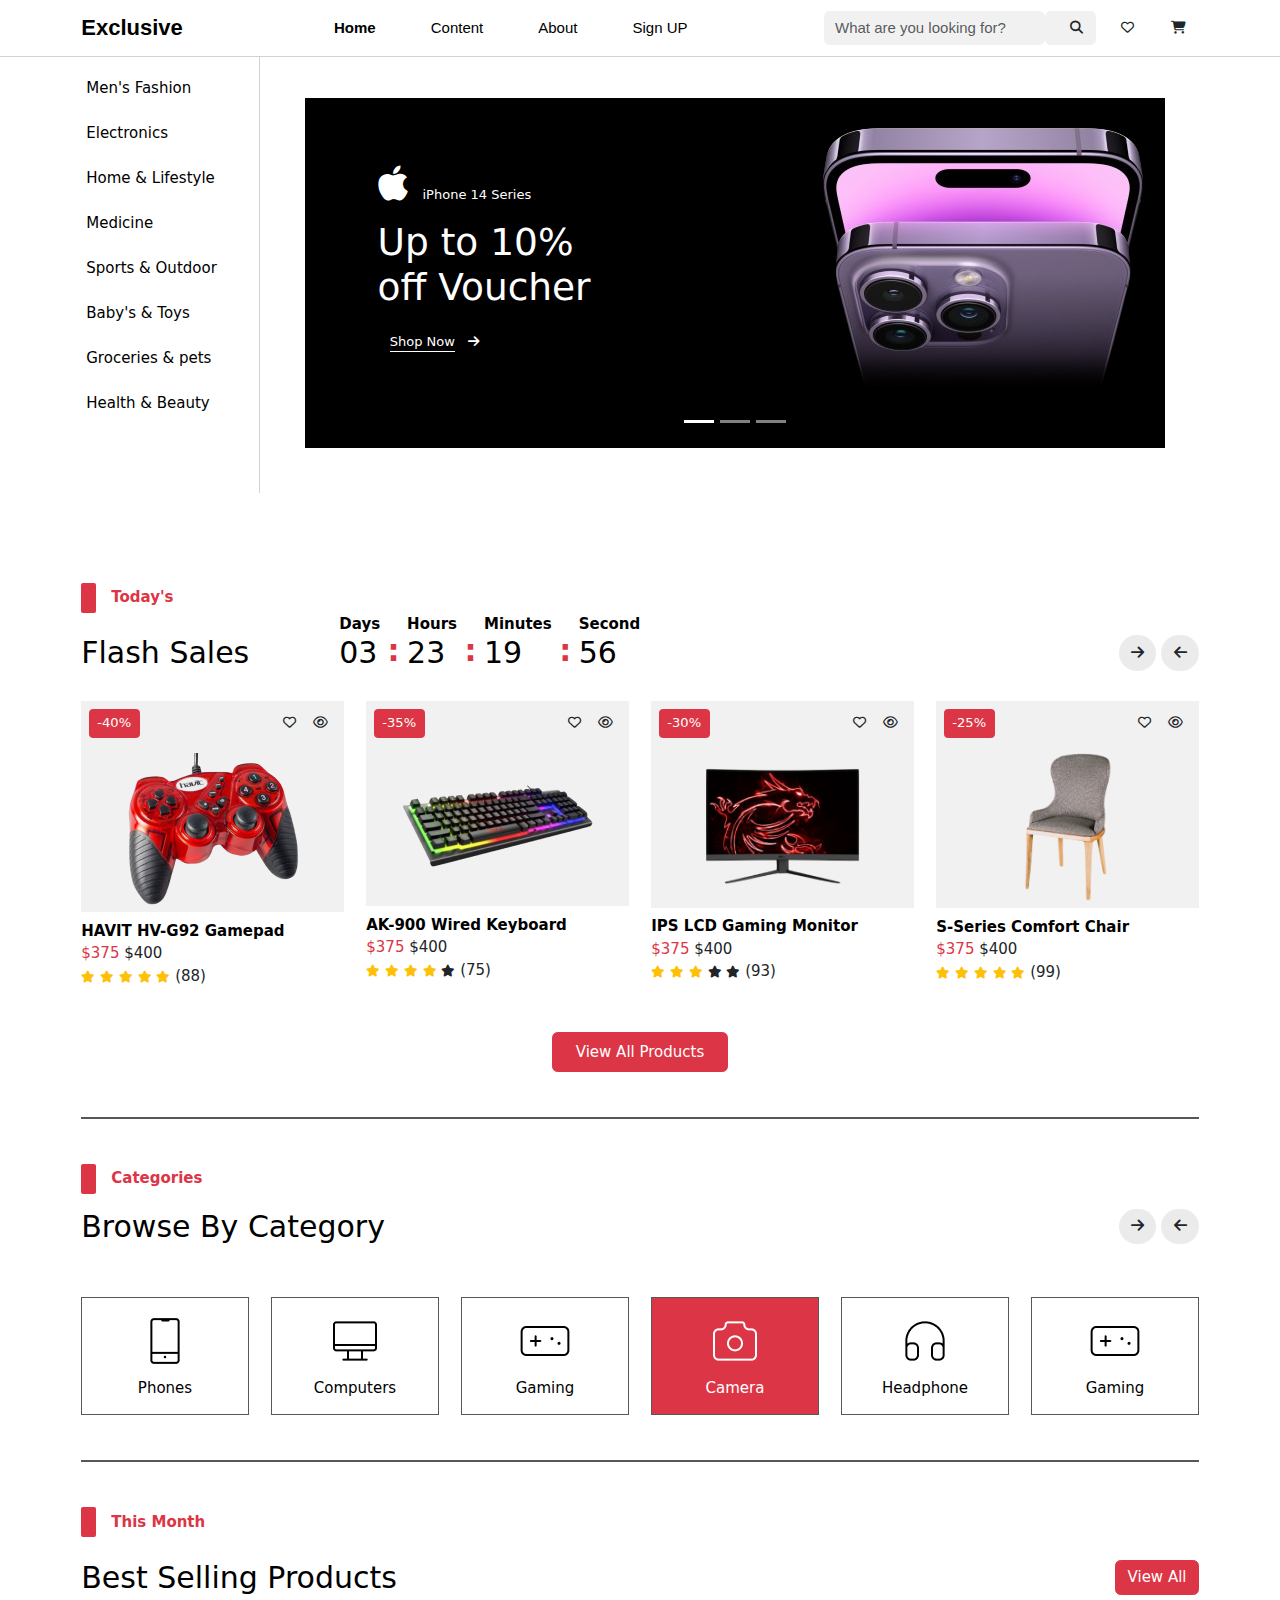
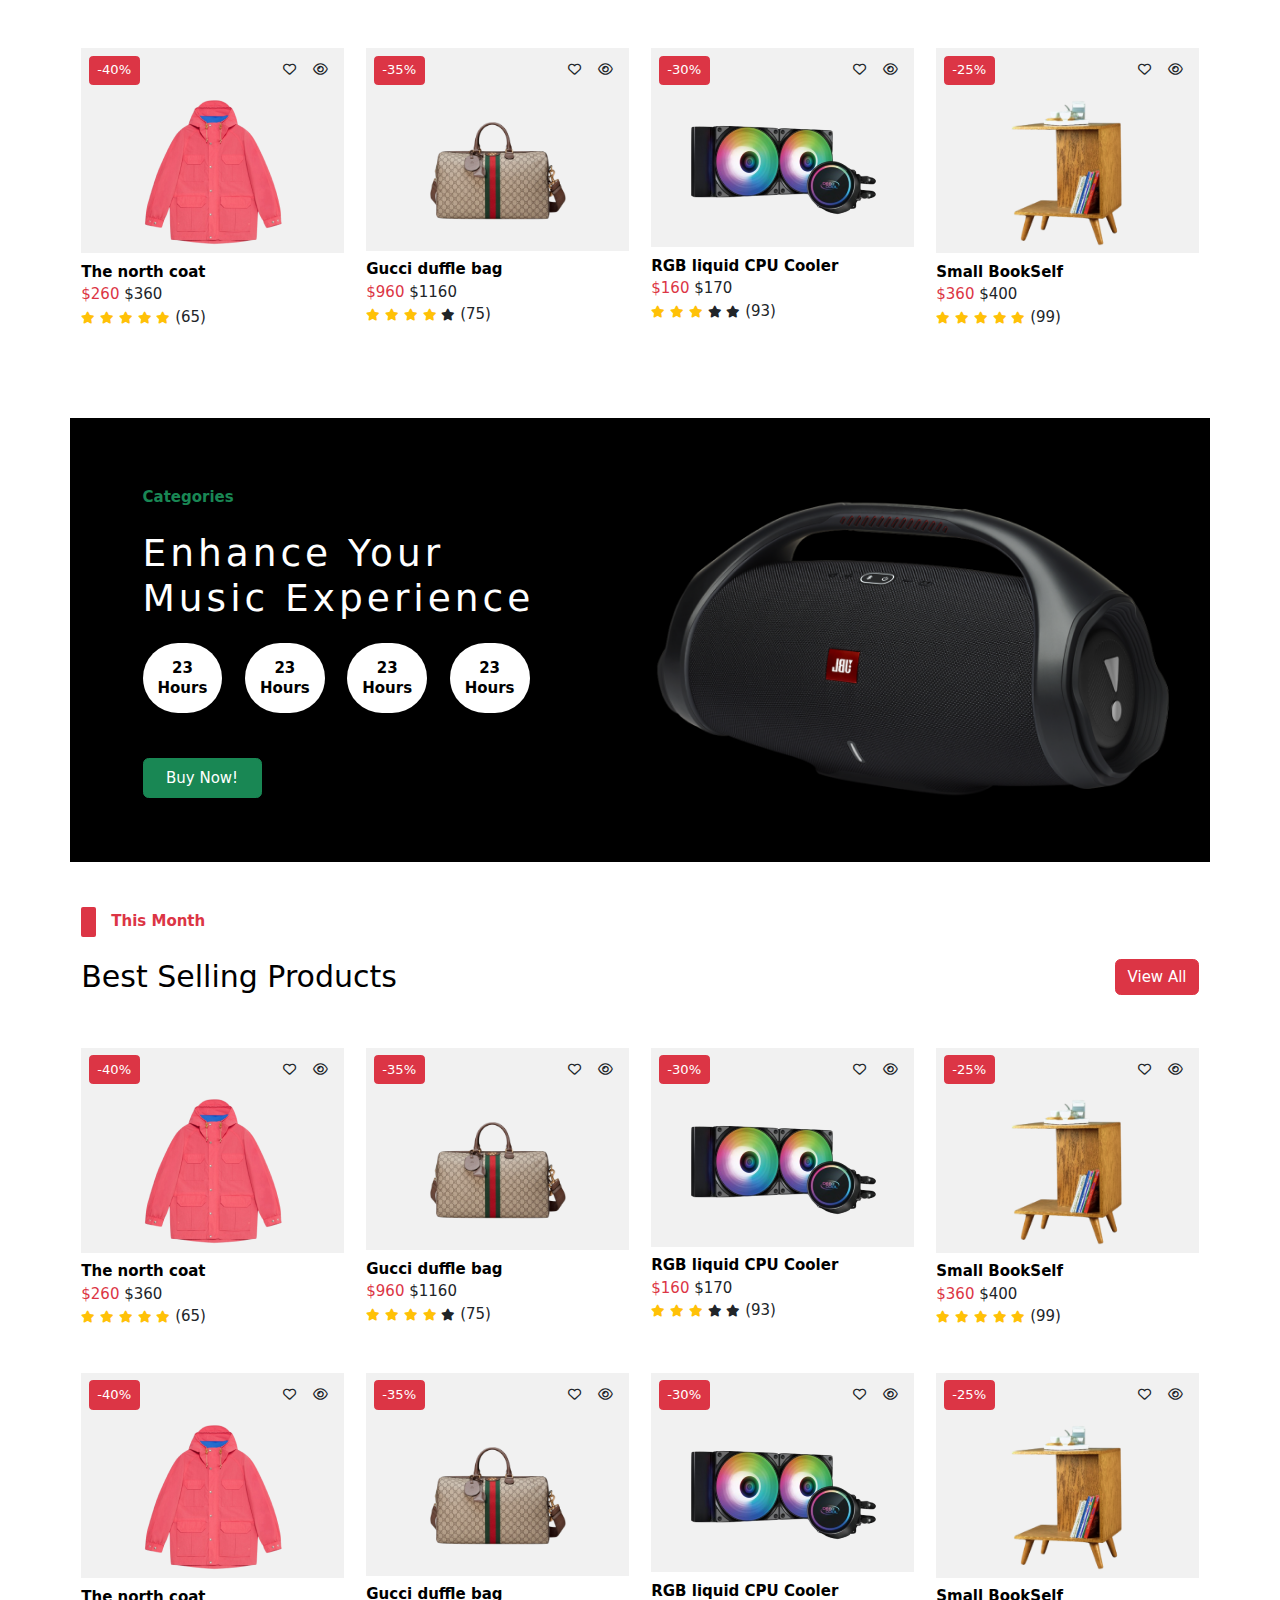
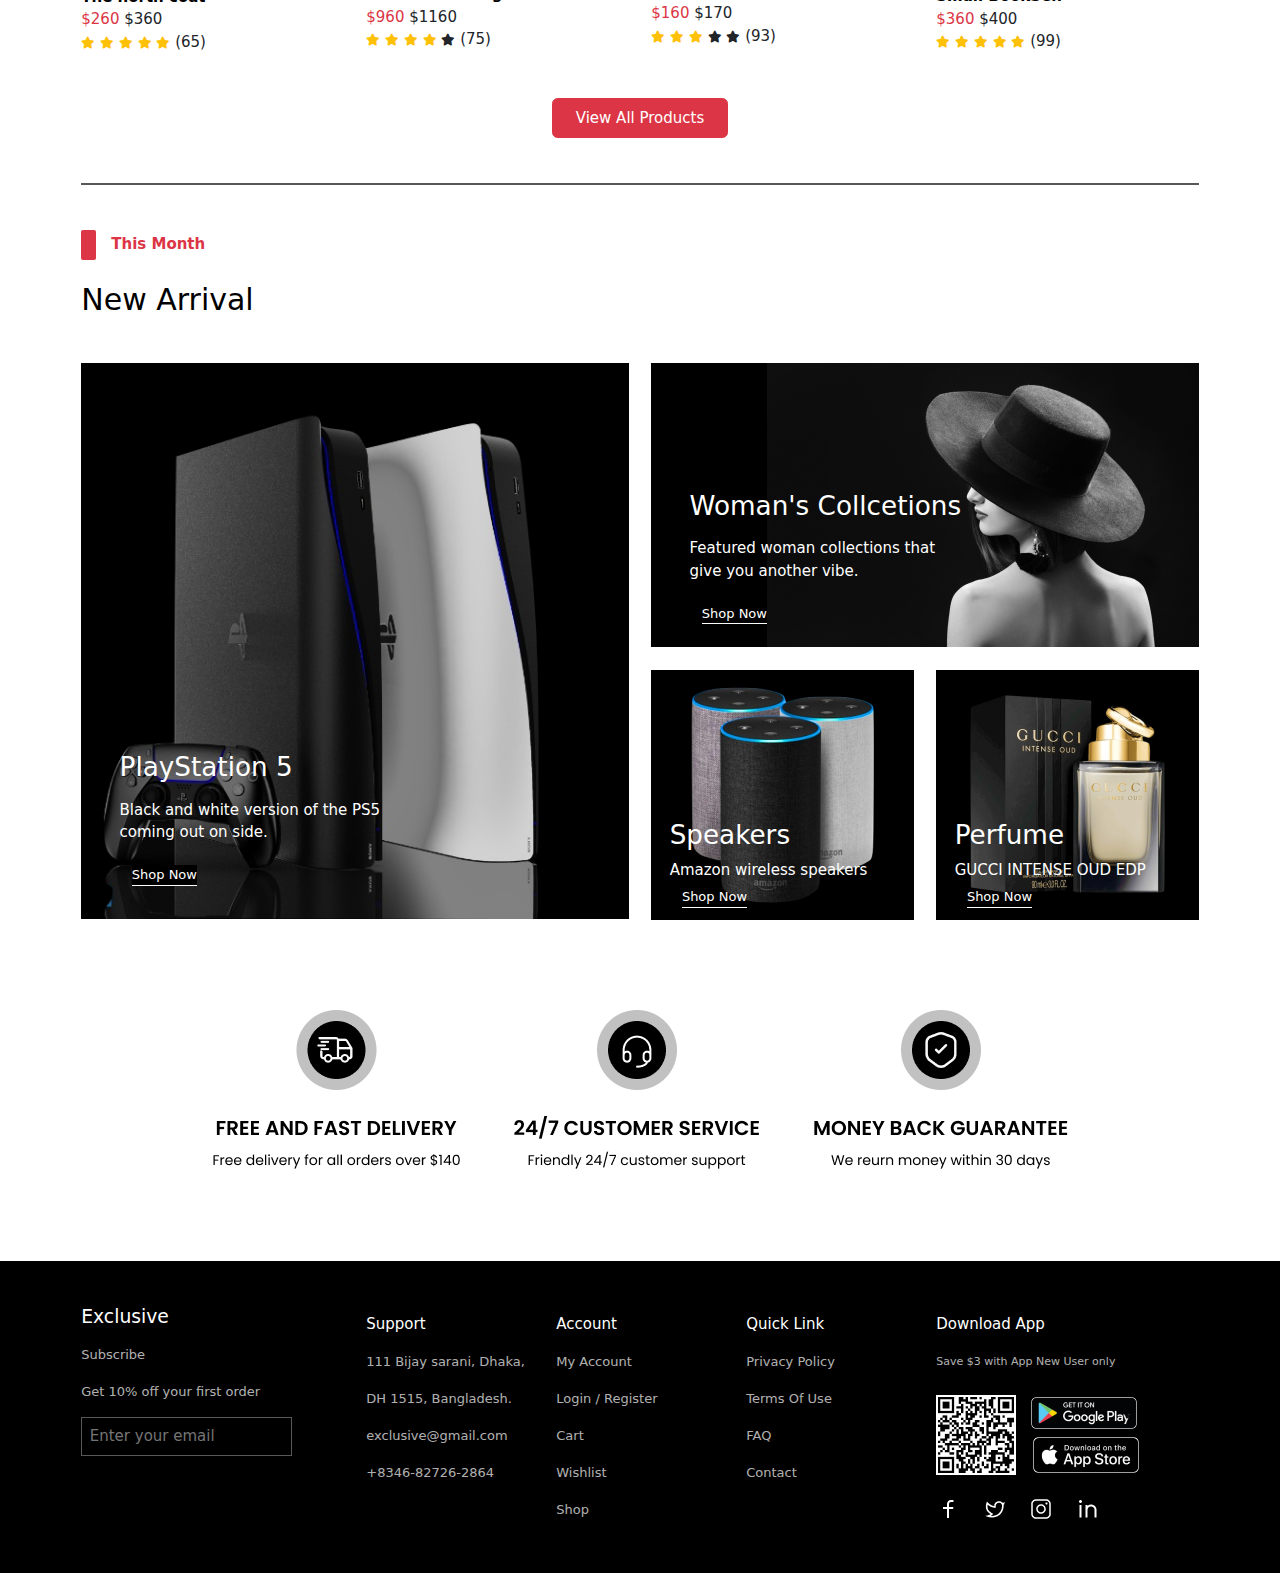
<file: index.html>
<!DOCTYPE html>
<html lang="en">
<head>
    <title>Exclusive</title>
    <meta charset="UTF-8">
    <meta name="viewport" content="width=device-width, initial-scale=1">
    <link rel="stylesheet" href="https://cdnjs.cloudflare.com/ajax/libs/font-awesome/6.5.1/css/all.min.css"/>
    <link href="https://cdn.jsdelivr.net/npm/bootstrap@5.3.2/dist/css/bootstrap.min.css" rel="stylesheet">
    <script src="https://cdn.jsdelivr.net/npm/bootstrap@5.3.2/dist/js/bootstrap.bundle.min.js"></script>
    <!-- <link rel="stylesheet" href="./css/bootstrap.min.css"> -->
    <link rel="stylesheet" href="./css/style.css">
  </head>
  <body>
  
  <nav class="navbar navbar-expand-sm navbar-default bg-white fixed-top" id="navbar">
    <div class="container">
      <a class="navbar-brand" href="./figma.html">Exclusive</a>
      <button class="navbar-toggler" type="button" data-bs-toggle="collapse" data-bs-target="#mynavbar">
        <span class="navbar-toggler-icon"></span>
      </button>
      <div class="collapse navbar-collapse" id="mynavbar">
        <ul class="navbar-nav m-auto">
          <li class="nav-item">
            <a class="nav-link" href="./figma.html"><b>Home</b></a>
          </li>
          <li class="nav-item">
            <a class="nav-link slide-Move" href="javascript:void(0)">Content</a>
            <div class="slider">
              <ul class="fashion mt-4">
                <li><a href="">Woman's Fashion</a></li>
                <li><a href="">Men's Fashion</a></li>
                <li><a href="./account.html">Electronics</a></li>
                <li><a href="./cart.html">Home & Lifestyle</a></li>
                <li><a href="./havic.html">Medicine</a></li>
                <li><a href="./story.html">Sports & Outdoor</a></li>
                <li><a href="./wishlist.html">Baby's & Toys</a></li>
                <li><a href="./check.html">Groceries & pets</a></li>
                <li><a href="./error.html">Health & Beauty</a></li>
              </ul>
            </div>
          </li>
          <li class="nav-item">
            <a class="nav-link" href="./check.html">About</a>
          </li>
          <li class="nav-item">
            <a class="nav-link" href="./login.html">Sign UP</a>
          </li>
        </ul>
        <form class="d-flex">
          <input class="form-control bg-light border-0" type="text" name="search" placeholder="What are you looking for?">
          <button class="btn bot bg-light" type="button"><i class="fa-solid fa-magnifying-glass"></i></button>
          <button class="btn bot" type="button"><i class="fa-regular fa-heart"></i></button>
          <button class="btn bot" type="button"><i class="fa-solid fa-cart-shopping"></i>            
          </button>
        </form>
      </div>
    </div>
  </nav>
  <div class="container parent-Div">
    <div class="row">
      <div class="col-sm-2 bor">
        <ul class="fashion mt-4">
          <li><a href="">Woman's Fashion</a></li>
          <li><a href="">Men's Fashion</a></li>
          <li><a href="">Electronics</a></li>
          <li><a href="">Home & Lifestyle</a></li>
          <li><a href="">Medicine</a></li>
          <li><a href="">Sports & Outdoor</a></li>
          <li><a href="">Baby's & Toys</a></li>
          <li><a href="">Groceries & pets</a></li>
          <li><a href="">Health & Beauty</a></li>
        </ul>
      </div>
      <div class="col-sm-10 p-5 mt-5">
          <div id="demo" class="carousel slide mt-2 carousel-Animate" data-bs-ride="carousel">

            <!-- Indicators/dots -->
            <div class="carousel-indicators">
              <button type="button" data-bs-target="#demo" data-bs-slide-to="0" class="active"></button>
              <button type="button" data-bs-target="#demo" data-bs-slide-to="1"></button>
              <button type="button" data-bs-target="#demo" data-bs-slide-to="2"></button>
            </div>
            
            <!-- The slideshow/carousel -->
            <div class="carousel-inner">
              <div class="carousel-item active">
                <div class="row heigt">
                  <div class="black line d-flex">
                    <div class="col-sm-6 p-4 mt-4">
                      <div class="marg">
                        <div class="d-flex gap-3 text-white size">
                        <div class="apple"><i class="fa-brands fa-apple"></i></div>
                        <div class="mt-4">iPhone 14 Series</div>
                      </div>
                      <div class="text-white mt-3">
                        <h1>Up to 10% <br>off Voucher</h1>
                      </div>
                      <div class="bot btn text-white mt-2">
                        <button type="button" class="black border-0 text-white">Shop Now </button><i class="fa-solid fa-arrow-right"></i>
                      </div>
                    </div>
                  </div>
                  <div class="col-sm-6 mt-3">
                    <img src="./picture/iphone.png" alt="">
                  </div>
                  </div>
                </div>
              </div>
              <div class="carousel-item">
                <div class="row heigt">
                  <div class="bg-primary d-flex">
                    <div class="col-sm-6 p-4 mt-4">
                      <div class="marg">
                        <div class="d-flex gap-3 text-white size">
                          <div class="apple"><i class="fa-brands fa-apple"></i></div>
                          <div class="mt-4">iPhone 14 Series</div>
                        </div>
                        <div class="text-white mt-3">
                          <h1>Up to 10% <br>off Voucher</h1>
                        </div>
                        <div class="bot btn text-white mt-2">
                          <button type="button" class="bg-primary border-0 text-white">Shop Now </button><i class="fa-solid fa-arrow-right"></i>
                        </div>
                      </div>
                  </div>
                  <div class="col-sm-6 mt-3">
                    <img src="./picture/iphone.png" alt="">
                  </div>
                  </div>
                </div>
              </div>
              <div class="carousel-item">
                <div class="row heigt">
                  <div class="back d-flex">
                    <div class="col-sm-6 p-4">
                      <div class="marg">
                        <div class="d-flex gap-3 text-white size ">
                          <div class="apple"><i class="fa-brands fa-apple"></i></div>
                          <div class="mt-4">iPhone 14 Series</div>
                        </div>
                        <div class="text-white mt-3">
                          <h1>Up to 10% <br>off Voucher</h1>
                        </div>
                        <div class="bot btn text-white mt-2">
                          <button type="button" class="back border-0 text-white">Shop Now </button><i class="fa-solid fa-arrow-right"></i>
                        </div>
                      </div>
                  </div>
                  <div class="col-sm-6 mt-3">
                    <img src="./picture/iphone.png" alt="">
                  </div>
                  </div>
                </div>
              </div>
            </div>
        </div>
    </div>
  </div>
 </div>
<div class="container">
  <div class="d-flex top gap-3">
    <div class="bg-danger box"></div>
    <div class="text-danger mt-1 today">Today's</div>
  </div> 
  <div class="d-flex gap-5">
    <div class="mt-4"><h2>Flash Sales</h2></div>
    <div class="d-flex gap-2 me-auto mx-5">
      <div>
       <span class="today">Days</span>
        <h2>03</h2>
      </div>
      <div class="mt-3 text-danger point">:</div>
      <div>
        <span class="today">Hours</span>
        <h2>23</h2>
      </div>
      <div class="mt-3 text-danger point">:</div>
      <div>
        <span class="today">Minutes</span>
        <h2>19</h2>
      </div>
      <div class="mt-3 text-danger point">:</div>
      <div>
       <span class="today">Second</span>
        <h2>56</h2>
      </div>
    </div>
    <div class="mt-4">
      <button type="button" class="btn arow"><i class="fa-solid fa-arrow-right"></i></button>
      <button type="button" class="btn arow"><i class="fa-solid fa-arrow-left"></i></button>
    </div>
  </div>
  <div class="row mt-4">
    <div class="col-md-3 ">
      <div class="bg-light p-2">
        <div class="d-flex">
            <div class="me-auto"><button type="button" class="btn btn-danger btn-sm">-40%</button></div>
            <div><button type="button" class="btn btn-sm"><i class="fa-regular fa-heart"></i></button></div>
            <div><button type="button" class="btn btn-sm"><i class="fa-regular fa-eye"></i></button></div>
        </div>
        <div class="text-center mt-3"><img src="./picture/remote.png" alt=""></div>
      </div>
      <div class="mt-2"><strong>HAVIT HV-G92 Gamepad</strong></div>
      <div class="text-danger">$375 <span class="text-dark">$400</span></div>
      <div class="text-warning bold"><i class="fa-regular fa-star"></i> <i class="fa-regular fa-star"></i> <i class="fa-regular fa-star"></i>  <i class="fa-regular fa-star"></i> <i class="fa-regular fa-star"></i> <span class="text-dark">(88)</span></div>
    </div>
    <div class="col-md-3 ">
      <div class="bg-light p-2">
        <div class="d-flex">
            <div class="me-auto"><button type="button" class="btn btn-danger btn-sm">-35%</button></div>
            <div><button type="button" class="btn btn-sm"><i class="fa-regular fa-heart"></i></button></div>
            <div><button type="button" class="btn btn-sm"><i class="fa-regular fa-eye"></i></button></div>
        </div>
        <div class="text-center mt-3 py-4"><img src="./picture/keyboard.png" alt=""></div>
      </div>
      <div class="mt-2"><strong>AK-900 Wired Keyboard</strong></div>
      <div class="text-danger">$375 <span class="text-dark">$400</span></div>
      <div class="text-warning bold"><i class="fa-regular fa-star"></i> <i class="fa-regular fa-star"></i> <i class="fa-regular fa-star"></i>  <i class="fa-regular fa-star"></i> <span class="text-dark"><i class="fa-regular fa-star"></i> (75)</span></div>
    </div>
    <div class="col-md-3 ">
      <div class="bg-light p-2">
        <div class="d-flex">
            <div class="me-auto"><button type="button" class="btn btn-danger btn-sm">-30%</button></div>
            <div><button type="button" class="btn btn-sm"><i class="fa-regular fa-heart"></i></button></div>
            <div><button type="button" class="btn btn-sm"><i class="fa-regular fa-eye"></i></button></div>
        </div>
        <div class="text-center mt-3 py-3"><img src="./picture/tv.png" alt="" width="155px"></div>
      </div>
      <div class="mt-2"><strong>IPS LCD Gaming Monitor</strong></div>
      <div class="text-danger">$375 <span class="text-dark">$400</span></div>
      <div class="text-warning bold"><i class="fa-regular fa-star"></i>  <i class="fa-regular fa-star"></i> <i class="fa-regular fa-star"></i> <span class="text-dark"><i class="fa-regular fa-star"></i> <i class="fa-regular fa-star"></i> (93)</span></div>
    </div>
    <div class="col-md-3 ">
      <div class="bg-light p-2">
        <div class="d-flex">
            <div class="me-auto"><button type="button" class="btn btn-danger btn-sm">-25%</button></div>
            <div><button type="button" class="btn btn-sm"><i class="fa-regular fa-heart"></i></button></div>
            <div><button type="button" class="btn btn-sm"><i class="fa-regular fa-eye"></i></button></div>
        </div>
        <div class="text-center mt-3"><img src="./picture/chair.png" alt="" width="88px"></div>
      </div>
      <div class="mt-2"><strong>S-Series Comfort Chair</strong></div>
      <div class="text-danger">$375 <span class="text-dark">$400</span></div>
      <div class="text-warning bold"><i class="fa-regular fa-star"></i> <i class="fa-regular fa-star"></i> <i class="fa-regular fa-star"></i>  <i class="fa-regular fa-star"></i> <i class="fa-regular fa-star"></i> <span class="text-dark">(99)</span></div>
    </div>
  </div>
  <div class="text-center mt-5"><button type="button" class="btn btn-danger px-4 py-2">View All Products</button></div>
  <div class="border mt-5"></div>
  


  <div>
    <div class="d-flex mt-5 gap-3">
      <div class="bg-danger box"></div>
      <div class="text-danger mt-1 today">Categories</div>
    </div>
    <div class="d-flex mt-3">
      <div class="me-auto"><h2>Browse By Category</h2></div>
      <div>
        <button type="button" class="btn arow"><i class="fa-solid fa-arrow-right"></i></button>
        <button type="button" class="btn arow"><i class="fa-solid fa-arrow-left"></i></button>
      </div>
    </div>
    <div class="row mt-5">
      <div class="col-md-2">
        <div class="border text-center p-3">
          <div><img src="./picture/Category-CellPhone.png" alt=""></div>
          <div class="mt-2">Phones</div>
        </div>
      </div>
      <div class="col-md-2">
        <div class="border text-center p-3">
          <div><img src="./picture/Category-Computer.png" alt=""></div>
          <div class="mt-2">Computers</div>
        </div>
      </div>
      <div class="col-md-2">
        <div class="border text-center p-3">
          <div><img src="./picture/Category-Gamepad.png" alt=""></div>
          <div class="mt-2">Gaming</div>
        </div>
      </div>
      <div class="col-md-2">
        <div class="border text-center p-3 bg-danger">
          <div><img src="./picture/Category-Camera.png" alt=""></div>
          <div class="mt-2 text-white">Camera</div>
        </div>
      </div>
      <div class="col-md-2">
        <div class="border text-center p-3">
          <div><img src="./picture/Category-Headphone.png" alt=""></div>
          <div class="mt-2">Headphone</div>
        </div>
      </div>
      <div class="col-md-2">
        <div class="border text-center p-3">
          <div><img src="./picture/Category-Gamepad.png" alt=""></div>
          <div class="mt-2">Gaming</div>
        </div>
      </div>
    </div>
    <div class="border mt-5"></div>
  </div>

  <div>
    <div class="d-flex mt-5 gap-3">
      <div class="bg-danger box"></div>
      <div class="text-danger mt-1 today">This Month</div>
    </div>
    <div class="d-flex mt-4">
      <div class="me-auto"><h2>Best Selling Products</h2></div>
      <div><button type="button" class="btn btn-danger">View All</button></div>
    </div>
    <div class="row mt-5">
      <div class="col-md-3 ">
        <div class="bg-light p-2">
          <div class="d-flex">
              <div class="me-auto"><button type="button" class="btn btn-danger btn-sm">-40%</button></div>
              <div><button type="button" class="btn btn-sm"><i class="fa-regular fa-heart"></i></button></div>
              <div><button type="button" class="btn btn-sm"><i class="fa-regular fa-eye"></i></button></div>
          </div>
          <div class="text-center mt-3"><img src="./picture/coat.png" alt=""></div>
        </div>
        <div class="mt-2"><strong>The north coat</strong></div>
        <div class="text-danger">$260 <span class="text-dark">$360</span></div>
        <div class="text-warning bold"><i class="fa-regular fa-star"></i> <i class="fa-regular fa-star"></i> <i class="fa-regular fa-star"></i>  <i class="fa-regular fa-star"></i> <i class="fa-regular fa-star"></i> <span class="text-dark">(65)</span></div>
      </div>
      <div class="col-md-3 ">
        <div class="bg-light p-2">
          <div class="d-flex">
              <div class="me-auto"><button type="button" class="btn btn-danger btn-sm">-35%</button></div>
              <div><button type="button" class="btn btn-sm"><i class="fa-regular fa-heart"></i></button></div>
              <div><button type="button" class="btn btn-sm"><i class="fa-regular fa-eye"></i></button></div>
          </div>
          <div class="text-center mt-3 py-4"><img src="./picture/bag.png" alt="" width="136px"></div>
        </div>
        <div class="mt-2"><strong>Gucci duffle bag</strong></div>
        <div class="text-danger">$960 <span class="text-dark">$1160</span></div>
        <div class="text-warning bold"><i class="fa-regular fa-star"></i> <i class="fa-regular fa-star"></i> <i class="fa-regular fa-star"></i>  <i class="fa-regular fa-star"></i> <span class="text-dark"><i class="fa-regular fa-star"></i> (75)</span></div>
      </div>
      <div class="col-md-3 ">
        <div class="bg-light p-2">
          <div class="d-flex">
              <div class="me-auto"><button type="button" class="btn btn-danger btn-sm">-30%</button></div>
              <div><button type="button" class="btn btn-sm"><i class="fa-regular fa-heart"></i></button></div>
              <div><button type="button" class="btn btn-sm"><i class="fa-regular fa-eye"></i></button></div>
          </div>
          <div class="text-center mt-3 py-4"><img src="./picture/boffer.png" alt="" width=""></div>
        </div>
        <div class="mt-2"><strong>RGB liquid CPU Cooler</strong></div>
        <div class="text-danger">$160 <span class="text-dark">$170</span></div>
        <div class="text-warning bold"><i class="fa-regular fa-star"></i>  <i class="fa-regular fa-star"></i> <i class="fa-regular fa-star"></i> <span class="text-dark"><i class="fa-regular fa-star"></i> <i class="fa-regular fa-star"></i> (93)</span></div>
      </div>
      <div class="col-md-3 ">
        <div class="bg-light p-2">
          <div class="d-flex">
              <div class="me-auto"><button type="button" class="btn btn-danger btn-sm">-25%</button></div>
              <div><button type="button" class="btn btn-sm"><i class="fa-regular fa-heart"></i></button></div>
              <div><button type="button" class="btn btn-sm"><i class="fa-regular fa-eye"></i></button></div>
          </div>
          <div class="text-center mt-3"><img src="./picture/book box.png" alt="" width="116px"></div>
        </div>
        <div class="mt-2"><strong>Small BookSelf</strong></div>
        <div class="text-danger">$360 <span class="text-dark">$400</span></div>
        <div class="text-warning bold"><i class="fa-regular fa-star"></i> <i class="fa-regular fa-star"></i> <i class="fa-regular fa-star"></i>  <i class="fa-regular fa-star"></i> <i class="fa-regular fa-star"></i> <span class="text-dark">(99)</span></div>
      </div>
    </div>
  </div>
</div>

<div class="container">
  <div class="row top">
    <div class="black p-4 d-flex">
      <div class="col-md-6">
        <div class="marg">
          <div class="text-success today mt-5">Categories</div>
          <div class="text-white mt-4 latter"><h1>Enhance Your <br> Music Experience</h1></div>
          <div class="d-flex gap-4 mt-4">
            <div class="bg-white text-center p-3 arow line">
              <div><strong>23</strong></div>
              <span class="today">Hours</span>
            </div>
            <div class="bg-white text-center p-3 arow line">
              <div><strong>23</strong></div>
              <span class="today">Hours</span>
            </div>
            <div class="bg-white text-center p-3 arow line">
              <div><strong>23</strong></div>
              <span class="today">Hours</span>
            </div>
            <div class="bg-white text-center p-3 arow line">
              <div><strong>23</strong></div>
              <span class="today">Hours</span>
            </div>
          </div>
          <div class="mt-5"><button type="button" class="btn btn-success px-4 py-2">Buy Now!</button></div>
        </div>
      </div>
      <div class="col-md-6">
        <div class="mt-3"><img src="./picture/Frame 694.png" alt="" width="100%"></div>
      </div>
    </div>
  </div>
</div>

<div class="container">
  <div class="d-flex mt-5 gap-3">
    <div class="bg-danger box"></div>
    <div class="text-danger mt-1 today">This Month</div>
  </div>
  <div class="d-flex mt-4">
    <div class="me-auto"><h2>Best Selling Products</h2></div>
    <div><button type="button" class="btn btn-danger">View All</button></div>
  </div>
  <div class="row mt-5">
    <div class="col-md-3">
      <div class="bg-light p-2">
        <div class="d-flex">
            <div class="me-auto"><button type="button" class="btn btn-danger btn-sm">-40%</button></div>
            <div><button type="button" class="btn btn-sm"><i class="fa-regular fa-heart"></i></button></div>
            <div><button type="button" class="btn btn-sm"><i class="fa-regular fa-eye"></i></button></div>
        </div>
        <div class="text-center mt-3"><img src="./picture/coat.png" alt=""></div>
      </div>
      <div class="mt-2"><strong>The north coat</strong></div>
      <div class="text-danger">$260 <span class="text-dark">$360</span></div>
      <div class="text-warning bold"><i class="fa-regular fa-star"></i> <i class="fa-regular fa-star"></i> <i class="fa-regular fa-star"></i>  <i class="fa-regular fa-star"></i> <i class="fa-regular fa-star"></i> <span class="text-dark">(65)</span></div>
    </div>
    <div class="col-md-3 ">
      <div class="bg-light p-2">
        <div class="d-flex">
            <div class="me-auto"><button type="button" class="btn btn-danger btn-sm">-35%</button></div>
            <div><button type="button" class="btn btn-sm"><i class="fa-regular fa-heart"></i></button></div>
            <div><button type="button" class="btn btn-sm"><i class="fa-regular fa-eye"></i></button></div>
        </div>
        <div class="text-center mt-3 py-4"><img src="./picture/bag.png" alt="" width="136px"></div>
      </div>
      <div class="mt-2"><strong>Gucci duffle bag</strong></div>
      <div class="text-danger">$960 <span class="text-dark">$1160</span></div>
      <div class="text-warning bold"><i class="fa-regular fa-star"></i> <i class="fa-regular fa-star"></i> <i class="fa-regular fa-star"></i>  <i class="fa-regular fa-star"></i> <span class="text-dark"><i class="fa-regular fa-star"></i> (75)</span></div>
    </div>
    <div class="col-md-3 ">
      <div class="bg-light p-2">
        <div class="d-flex">
            <div class="me-auto"><button type="button" class="btn btn-danger btn-sm">-30%</button></div>
            <div><button type="button" class="btn btn-sm"><i class="fa-regular fa-heart"></i></button></div>
            <div><button type="button" class="btn btn-sm"><i class="fa-regular fa-eye"></i></button></div>
        </div>
        <div class="text-center mt-3 py-4"><img src="./picture/boffer.png" alt="" width=""></div>
      </div>
      <div class="mt-2"><strong>RGB liquid CPU Cooler</strong></div>
      <div class="text-danger">$160 <span class="text-dark">$170</span></div>
      <div class="text-warning bold"><i class="fa-regular fa-star"></i>  <i class="fa-regular fa-star"></i> <i class="fa-regular fa-star"></i> <span class="text-dark"><i class="fa-regular fa-star"></i> <i class="fa-regular fa-star"></i> (93)</span></div>
    </div>
    <div class="col-md-3 ">
      <div class="bg-light p-2">
        <div class="d-flex">
            <div class="me-auto"><button type="button" class="btn btn-danger btn-sm">-25%</button></div>
            <div><button type="button" class="btn btn-sm"><i class="fa-regular fa-heart"></i></button></div>
            <div><button type="button" class="btn btn-sm"><i class="fa-regular fa-eye"></i></button></div>
        </div>
        <div class="text-center mt-3"><img src="./picture/book box.png" alt="" width="116px"></div>
      </div>
      <div class="mt-2"><strong>Small BookSelf</strong></div>
      <div class="text-danger">$360 <span class="text-dark">$400</span></div>
      <div class="text-warning bold"><i class="fa-regular fa-star"></i> <i class="fa-regular fa-star"></i> <i class="fa-regular fa-star"></i>  <i class="fa-regular fa-star"></i> <i class="fa-regular fa-star"></i> <span class="text-dark">(99)</span></div>
    </div>
  </div>
  <div class="row mt-5">
    <div class="col-md-3 ">
      <div class="bg-light p-2">
        <div class="d-flex">
            <div class="me-auto"><button type="button" class="btn btn-danger btn-sm">-40%</button></div>
            <div><button type="button" class="btn btn-sm"><i class="fa-regular fa-heart"></i></button></div>
            <div><button type="button" class="btn btn-sm"><i class="fa-regular fa-eye"></i></button></div>
        </div>
        <div class="text-center mt-3"><img src="./picture/coat.png" alt=""></div>
      </div>
      <div class="mt-2"><strong>The north coat</strong></div>
      <div class="text-danger">$260 <span class="text-dark">$360</span></div>
      <div class="text-warning bold"><i class="fa-regular fa-star"></i> <i class="fa-regular fa-star"></i> <i class="fa-regular fa-star"></i>  <i class="fa-regular fa-star"></i> <i class="fa-regular fa-star"></i> <span class="text-dark">(65)</span></div>
    </div>
    <div class="col-md-3 ">
      <div class="bg-light p-2">
        <div class="d-flex">
            <div class="me-auto"><button type="button" class="btn btn-danger btn-sm">-35%</button></div>
            <div><button type="button" class="btn btn-sm"><i class="fa-regular fa-heart"></i></button></div>
            <div><button type="button" class="btn btn-sm"><i class="fa-regular fa-eye"></i></button></div>
        </div>
        <div class="text-center mt-3 py-4"><img src="./picture/bag.png" alt="" width="136px"></div>
      </div>
      <div class="mt-2"><strong>Gucci duffle bag</strong></div>
      <div class="text-danger">$960 <span class="text-dark">$1160</span></div>
      <div class="text-warning bold"><i class="fa-regular fa-star"></i> <i class="fa-regular fa-star"></i> <i class="fa-regular fa-star"></i>  <i class="fa-regular fa-star"></i> <span class="text-dark"><i class="fa-regular fa-star"></i> (75)</span></div>
    </div>
    <div class="col-md-3 ">
      <div class="bg-light p-2">
        <div class="d-flex">
            <div class="me-auto"><button type="button" class="btn btn-danger btn-sm">-30%</button></div>
            <div><button type="button" class="btn btn-sm"><i class="fa-regular fa-heart"></i></button></div>
            <div><button type="button" class="btn btn-sm"><i class="fa-regular fa-eye"></i></button></div>
        </div>
        <div class="text-center mt-3 py-4"><img src="./picture/boffer.png" alt="" width=""></div>
      </div>
      <div class="mt-2"><strong>RGB liquid CPU Cooler</strong></div>
      <div class="text-danger">$160 <span class="text-dark">$170</span></div>
      <div class="text-warning bold"><i class="fa-regular fa-star"></i>  <i class="fa-regular fa-star"></i> <i class="fa-regular fa-star"></i> <span class="text-dark"><i class="fa-regular fa-star"></i> <i class="fa-regular fa-star"></i> (93)</span></div>
    </div>
    <div class="col-md-3 ">
      <div class="bg-light p-2">
        <div class="d-flex">
            <div class="me-auto"><button type="button" class="btn btn-danger btn-sm">-25%</button></div>
            <div><button type="button" class="btn btn-sm"><i class="fa-regular fa-heart"></i></button></div>
            <div><button type="button" class="btn btn-sm"><i class="fa-regular fa-eye"></i></button></div>
        </div>
        <div class="text-center mt-3"><img src="./picture/book box.png" alt="" width="116px"></div>
      </div>
      <div class="mt-2"><strong>Small BookSelf</strong></div>
      <div class="text-danger">$360 <span class="text-dark">$400</span></div>
      <div class="text-warning bold"><i class="fa-regular fa-star"></i> <i class="fa-regular fa-star"></i> <i class="fa-regular fa-star"></i>  <i class="fa-regular fa-star"></i> <i class="fa-regular fa-star"></i> <span class="text-dark">(99)</span></div>
    </div>
  </div>
  <div class="text-center mt-5"><button type="button" class="btn btn-danger px-4 py-2">View All Products</button></div>
  <div class="border mt-5"></div>
</div>



<div class="container">
  <div class="d-flex mt-5 gap-3">
    <div class="bg-danger box"></div>
    <div class="text-danger mt-1 today">This Month</div>
  </div>
  <div class="mt-4">
    <div><h2>New Arrival</h2></div>
  </div>
  <div class="row mt-5">
    <div class="col-md-6">
      <div class="black position">
        <div><img class="mt-5" src="./picture/hand.png" alt=""></div>
        <div class="text-white posi">
          <h3>PlayStation 5</h3>
          <p class="mt-3">Black and white version of the PS5 <br> coming out on side.</p>
          <div class="bot btn text-white">
            <button type="button" class="black border-0 text-white">Shop Now </button>
          </div>
        </div>
      </div>
    </div>
    <div class="col-md-6">
      <div class="">
       <div class="row">
        <div class="col-md-12">
          <div class="black woman">
            <div class="text-end"><img src="./picture/girl.png" alt=""></div>
            <div class="man text-white">
              <h3>Woman's Collcetions</h3>
              <p class="mt-3">Featured woman collections that <br> give you another vibe.</p>
              <div class="bot btn text-white">
                <button type="button" class="black border-0 text-white">Shop Now</button>
              </div>
            </div>
          </div>
        </div>
        </div>
      <div>
        <div class="row mt-4">
          <div class="col-md-6">
            <div class="black py-3 hei amzon">
              <div class="text-center"><img src="./picture/small speker.png" alt=""></div>
              <div class="wire text-white">
                <h3>Speakers</h3>
                <p class="">Amazon wireless speakers</p>
                <div class="bot btn shop">
                  <button type="button" class="bla border-0 text-white">Shop Now</button>
                </div>
              </div>
            </div>
          </div>
          <div class="col-md-6">
            <div class="black py-4 hei amzon">
              <div class="text-center"><img src="./picture/sent.png" alt=""></div>
              <div class="wire text-white">
                <h3>Perfume</h3>
                <p class="">GUCCI INTENSE OUD EDP</p>
                <div class="bot btn shop">
                  <button type="button" class="bla border-0 text-white">Shop Now</button>
                </div>
              </div>
            </div>
          </div>
        </div>
      </div>
    </div>
    </div>
  </div>
</div>

<div class="container">
  <div class="d-flex justify-content-center gap-5 top">
    <div><img src="./picture/Frame 701.png" alt=""></div>
    <div><img src="./picture/Frame 702.png" alt=""></div>
    <div><img src="./picture/Frame 704.png" alt=""></div>
  </div>
</div>

<footer class="black top py-5">
  <div class="container">
    <div class="row">
      <div class="col-md-3">
        <div class="dua text-white">
          <h5>Exclusive</h5>
          <ul class="size">
            <li><a href="">Subscribe</a></li>
            <li><a href="">Get 10% off your first order</a></li>
          </ul>
          <div class="mt-2">
            <input type="email" class="px-2 black border text-white" placeholder="Enter your email">
          </div>
        </div>
      </div>
      <div class="col-md-2">
        <div class="text-white dua">
          <div>Support</div>
          <ul class="size">
            <li><a href="">111 Bijay sarani, Dhaka, DH 1515, Bangladesh.</a></li>
            <li><a href="">exclusive@gmail.com</a></li>
            <li><a href="">+8346-82726-2864</a></li>
          </ul>
        </div>
      </div>
      <div class="col-md-2">
        <div class="text-white dua">
          <div>Account</div>
          <ul class="size">
            <li><a href="">My Account</a></li>
            <li><a href="">Login / Register</a></li>
            <li><a href="">Cart</a></li>
            <li><a href="">Wishlist</a></li>
            <li><a href="">Shop</a></li>
          </ul>
        </div>
      </div>
      <div class="col-md-2">
        <div class="text-white dua">
          <div>Quick Link</div>
          <ul class="size">
            <li><a href="">Privacy Policy</a></li>
            <li><a href="">Terms Of Use</a></li>
            <li><a href="">FAQ</a></li>
            <li><a href="">Contact</a></li>
          </ul>
        </div>
      </div>
      <div class="col-md-3">
        <div class="text-white dua">
          <div>Download App</div>
          <p class="save">Save $3 with App New User only</p>
          <div class="row">
            <div class="col-md-4">
              <div>
                <div><a href=""><img src="./picture/Qr Code.png" alt=""></a></div>
              </div>
            </div>
            <div class="col-md-6">
              <div>
                  <div><a href=""><img src="./picture/google.png" alt=""></a></div>
                  <div class="mt-1"><a href=""><img src="./picture/AppStore.png" alt=""></a></div>
              </div>
            </div>
          </div>
          <div class="d-flex mt-3 gap-4">
            <div><a href=""><img src="./picture/Icon-Facebook.png" alt=""></a></div>
            <div><a href=""><img src="./picture/Icon-Twitter.png" alt=""></a></div>
            <div><a href=""><img src="./picture/icon-instagram.png" alt=""></a></div>
            <div><a href=""><img src="./picture/Icon-Linkedin.png" alt=""></a></div>
          </div>
        </div>
      </div>
    </div>
  </div>
</footer>


<script src="jquery-3.7.1.min.js"></script>
<script>
  $(document).ready(function(){
    $('#mynavbar ul .slide-Move').mouseenter(function(){
      $('.slider').slideDown('slow');
    });
    $('#mynavbar ul .slider').mouseleave(function(){
      $('.slider').slideUp('slow');
    });
    $('.parent-Div .carousel-Animate').mouseenter(function(){
      $(this).animate({opacity:'0.9',zoom:'104%'})
    });
    $('.parent-Div .carousel-Animate').mouseleave(function(){
      $(this).animate({opacity:'1.0',zoom:'100%'},'slow')
    });
  });
  
</script>
</body>
</html>
</file>
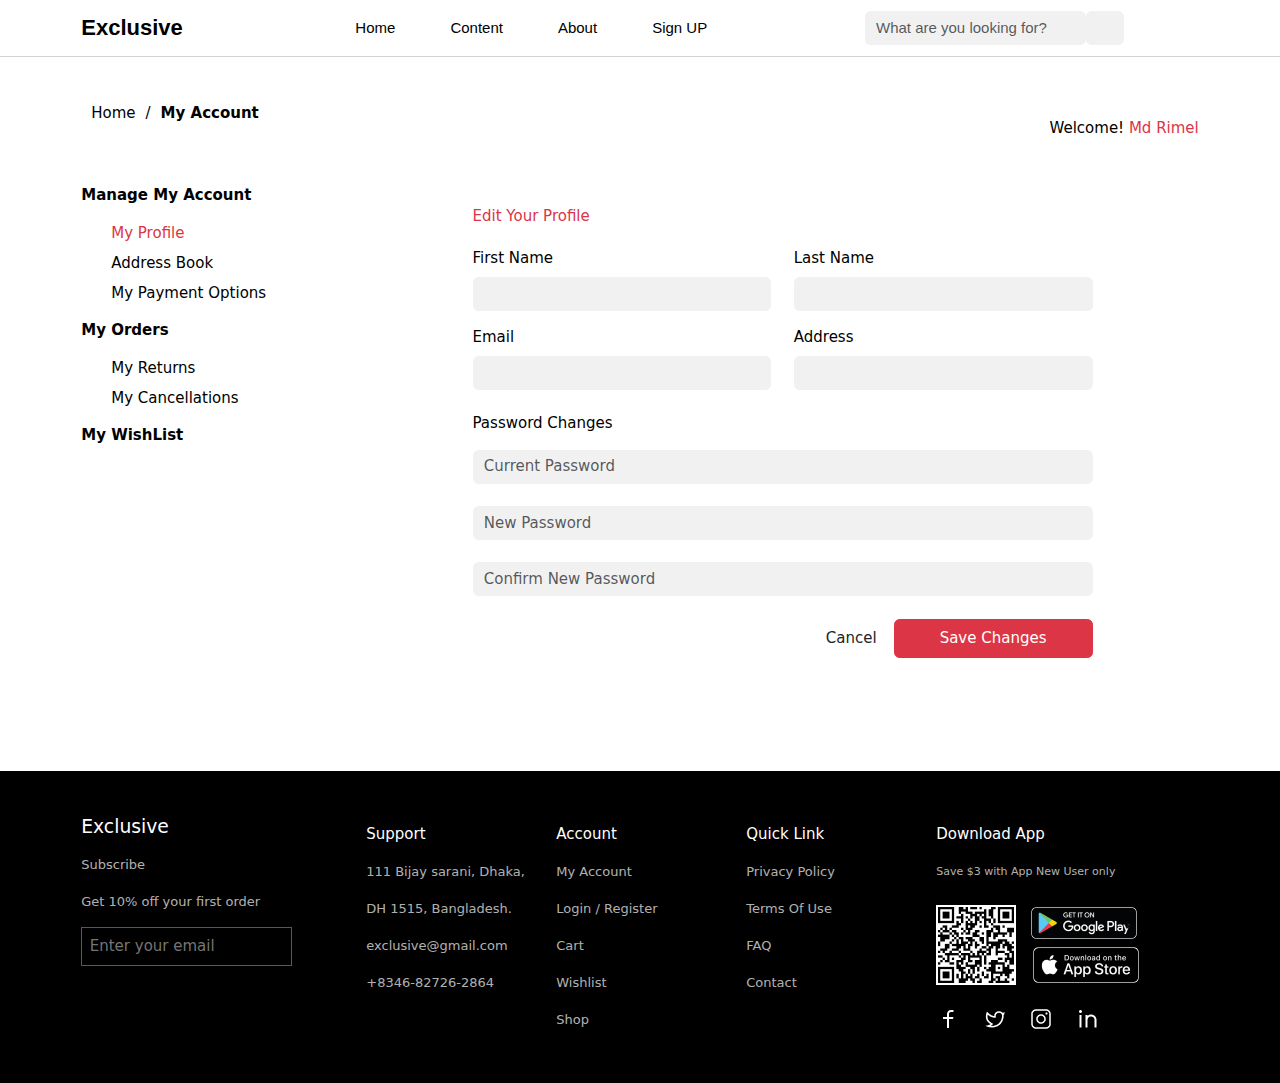
<file: account.html>
<!DOCTYPE html>
<html lang="en">
<head>
    <title>Document</title>
    <meta charset="UTF-8">
    <meta name="viewport" content="width=device-width, initial-scale=1">
    <link rel="stylesheet" href="https://cdnjs.cloudflare.com/ajax/libs/font-awesome/6.5.1/css/all.min.css" integrity="sha512-DTOQO9RWCH3ppGqcWaEA1BIZOC6xxalwEsw9c2QQeAIftl+Vegovlnee1c9QX4TctnWMn13TZye+giMm8e2LwA==" crossorigin="anonymous" referrerpolicy="no-referrer" />
    <link href="https://cdn.jsdelivr.net/npm/bootstrap@5.3.2/dist/css/bootstrap.min.css" rel="stylesheet">
    <script src="https://cdn.jsdelivr.net/npm/bootstrap@5.3.2/dist/js/bootstrap.bundle.min.js"></script>
    <!-- <link rel="stylesheet" href="./css/bootstrap.min.css"> -->
    <link rel="stylesheet" href="./css/style.css">
</head>
<body>
    <nav class="navbar navbar-expand-sm navbar-default bg-white">
        <div class="container">
          <a class="navbar-brand" href="./figma.html">Exclusive</a>
          <button class="navbar-toggler" type="button" data-bs-toggle="collapse" data-bs-target="#mynavbar">
            <span class="navbar-toggler-icon"></span>
          </button>
          <div class="collapse navbar-collapse" id="mynavbar">
            <ul class="navbar-nav m-auto">
              <li class="nav-item">
                <a class="nav-link" href="javascript:void(0)">Home</a>
              </li>
              <li class="nav-item">
                <a class="nav-link" href="javascript:void(0)">Content</a>
              </li>
              <li class="nav-item">
                <a class="nav-link" href="javascript:void(0)">About</a>
              </li>
              <li class="nav-item">
                <a class="nav-link" href="javascript:void(0)">Sign UP</a>
              </li>
            </ul>
            <form class="d-flex">
              <input class="form-control bg-light border-0" type="text" name="search" placeholder="What are you looking for?">
              <button class="btn bot bg-light" type="button"><i class="fa-solid fa-magnifying-glass"></i></button>
              <button class="btn bot" type="button"><i class="fa-regular fa-heart"></i></button>
              <button class="btn bot" type="button"><i class="fa-solid fa-cart-shopping"></i>            
              </button>
            </form>
          </div>
        </div>
      </nav>


      <div class="container">
        <div class="kia mt-5 d-flex">
            <ul class="me-auto">
                <li><a href="">Home</a>/</li>
                <li><a class="today" href="">My Account</a></li>
            </ul>
            <div class="mt-3">Welcome! <span class="text-danger">Md Rimel</span></div>
        </div>
        <div class="row">
            <div class="col-md-3">
                <div>
                    <div class="mt-5"><strong>Manage My Account</strong></div>
                    <ul class="mt-3">
                        <li class="text-danger">My Profile</li>
                        <li class="mt-2">Address Book</li>
                        <li class="mt-2">My Payment Options</li>
                    </ul>
                    <div class="mt-3"><strong>My Orders</strong></div>
                    <ul>
                        <li class="mt-3">My Returns</li>
                        <li class="mt-2">My Cancellations</li>
                    </ul>
                    <div class="mt-3"><strong>My WishList</strong></div>
                </div>
            </div>
            <div class="col-md-1"></div>
            <div class="col-md-7 p-4">
                <div>
                    <div class="mt-5 text-danger"><h6>Edit Your Profile</h6></div>
                    <div class="row mt-4">
                        <div class="col-md-6">
                            <div>
                                <form action="">
                                    <div>
                                        <label for="name" class="form-label">First Name</label>
                                        <input type="name" class="form-control bg-light border-0" placeholder="">
                                    </div>
                                    <div class="mt-3">
                                        <label for="email" class="form-label">Email</label>
                                        <input type="email" class="form-control bg-light border-0" placeholder="">
                                    </div>
                                </form>
                            </div>
                        </div>
                        <div class="col-md-6">
                            <div>
                                <form action="">
                                    <div>
                                        <label for="name" class="form-label">Last Name</label>
                                        <input type="name" class="form-control bg-light border-0" placeholder="">
                                    </div>
                                    <div class="mt-3">
                                        <label for="address" class="form-label">Address</label>
                                        <input type="address" class="form-control bg-light border-0" placeholder="">
                                    </div>
                                </form>
                            </div>
                        </div>
                    </div>
                    <div class="mt-4">
                        <label for="password" class="form-label">Password Changes</label>
                        <input type="password" class="form-control bg-light border-0 mt-2" placeholder="Current Password">
                        <input type="password" class="form-control bg-light border-0 mt-4" placeholder="New Password">
                        <input type="password" class="form-control bg-light border-0 mt-4" placeholder="Confirm New Password">
                    </div>
                    <div class="text-end mt-4">
                        <button type="button" class="btn btn-white">Cancel</button>
                        <button type="button" class="btn btn-danger px-5 py-2">Save Changes</button>
                    </div>
                </div>
            </div>
        </div>
      </div>
      

      <footer class="black top py-5 w-100">
        <div class="container">
          <div class="row">
            <div class="col-md-3">
              <div class="dua text-white">
                <h5>Exclusive</h5>
                <ul class="size">
                  <li><a href="">Subscribe</a></li>
                  <li><a href="">Get 10% off your first order</a></li>
                </ul>
                <div class="mt-2">
                  <input type="email" class="px-2 black border text-white" placeholder="Enter your email">
                </div>
              </div>
            </div>
            <div class="col-md-2">
              <div class="text-white dua">
                <div>Support</div>
                <ul class="size">
                  <li><a href="">111 Bijay sarani, Dhaka, DH 1515, Bangladesh.</a></li>
                  <li><a href="">exclusive@gmail.com</a></li>
                  <li><a href="">+8346-82726-2864</a></li>
                </ul>
              </div>
            </div>
            <div class="col-md-2">
              <div class="text-white dua">
                <div>Account</div>
                <ul class="size">
                  <li><a href="">My Account</a></li>
                  <li><a href="">Login / Register</a></li>
                  <li><a href="">Cart</a></li>
                  <li><a href="">Wishlist</a></li>
                  <li><a href="">Shop</a></li>
                </ul>
              </div>
            </div>
            <div class="col-md-2">
              <div class="text-white dua">
                <div>Quick Link</div>
                <ul class="size">
                  <li><a href="">Privacy Policy</a></li>
                  <li><a href="">Terms Of Use</a></li>
                  <li><a href="">FAQ</a></li>
                  <li><a href="">Contact</a></li>
                </ul>
              </div>
            </div>
            <div class="col-md-3">
              <div class="text-white dua">
                <div>Download App</div>
                <p class="save">Save $3 with App New User only</p>
                <div class="row">
                  <div class="col-md-4">
                    <div>
                      <div><a href=""><img src="./picture/Qr Code.png" alt=""></a></div>
                    </div>
                  </div>
                  <div class="col-md-6">
                    <div>
                        <div><a href=""><img src="./picture/google.png" alt=""></a></div>
                        <div class="mt-1"><a href=""><img src="./picture/AppStore.png" alt=""></a></div>
                    </div>
                  </div>
                </div>
                <div class="d-flex mt-3 gap-4">
                  <div><a href=""><img src="./picture/Icon-Facebook.png" alt=""></a></div>
                  <div><a href=""><img src="./picture/Icon-Twitter.png" alt=""></a></div>
                  <div><a href=""><img src="./picture/icon-instagram.png" alt=""></a></div>
                  <div><a href=""><img src="./picture/Icon-Linkedin.png" alt=""></a></div>
                </div>
              </div>
            </div>
          </div>
        </div>
      </footer>
</body>
</html>
</file>
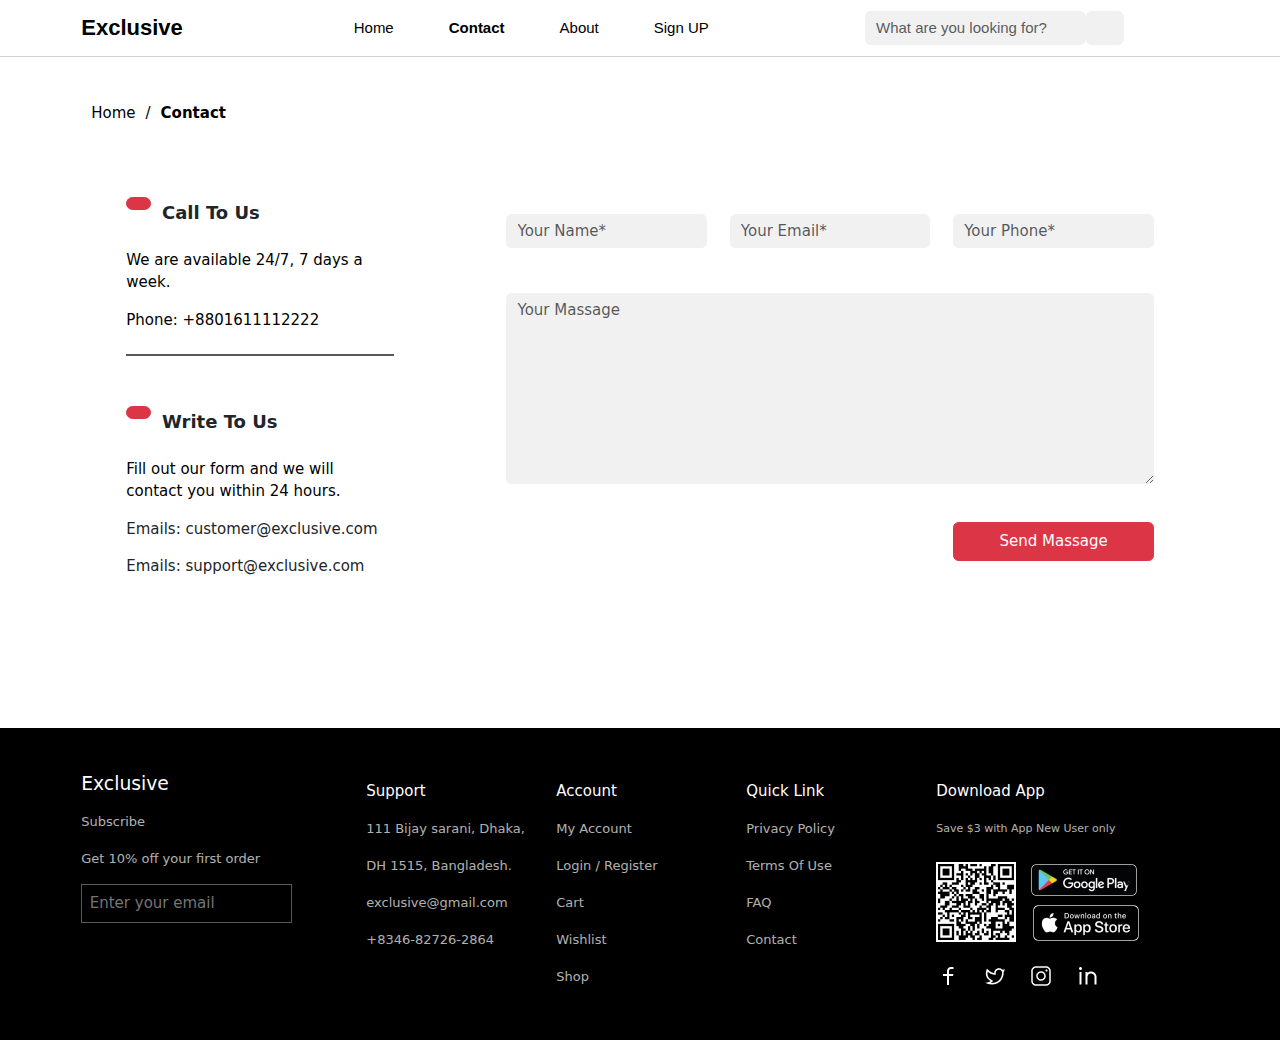
<file: call.html>
<!DOCTYPE html>
<html lang="en">
<head>
    <title>Document</title>
    <meta charset="UTF-8">
    <meta name="viewport" content="width=device-width, initial-scale=1">
    <link rel="stylesheet" href="https://cdnjs.cloudflare.com/ajax/libs/font-awesome/6.5.1/css/all.min.css" integrity="sha512-DTOQO9RWCH3ppGqcWaEA1BIZOC6xxalwEsw9c2QQeAIftl+Vegovlnee1c9QX4TctnWMn13TZye+giMm8e2LwA==" crossorigin="anonymous" referrerpolicy="no-referrer" />
    <link href="https://cdn.jsdelivr.net/npm/bootstrap@5.3.2/dist/css/bootstrap.min.css" rel="stylesheet">
    <script src="https://cdn.jsdelivr.net/npm/bootstrap@5.3.2/dist/js/bootstrap.bundle.min.js"></script>
    <!-- <link rel="stylesheet" href="./css/bootstrap.min.css"> -->
    <link rel="stylesheet" href="./css/style.css">
</head>
<body>
    <nav class="navbar navbar-expand-sm navbar-default bg-white">
        <div class="container">
          <a class="navbar-brand" href="./figma.html">Exclusive</a>
          <button class="navbar-toggler" type="button" data-bs-toggle="collapse" data-bs-target="#mynavbar">
            <span class="navbar-toggler-icon"></span>
          </button>
          <div class="collapse navbar-collapse" id="mynavbar">
            <ul class="navbar-nav m-auto">
              <li class="nav-item">
                <a class="nav-link" href="./figma.html">Home</a>
              </li>
              <li class="nav-item">
                <a class="nav-link" href="./call.html"><b>Contact</b></a>
              </li>
              <li class="nav-item">
                <a class="nav-link" href="./cart.html">About</a>
              </li>
              <li class="nav-item">
                <a class="nav-link" href="./login.html">Sign UP</a>
              </li>
            </ul>
            <form class="d-flex">
              <input class="form-control bg-light border-0" type="text" name="search" placeholder="What are you looking for?">
              <button class="btn bot bg-light" type="button"><i class="fa-solid fa-magnifying-glass"></i></button>
              <button class="btn bot" type="button"><i class="fa-regular fa-heart"></i></button>
              <button class="btn bot" type="button"><i class="fa-solid fa-cart-shopping"></i>            
              </button>
            </form>
          </div>
        </div>
      </nav>

      <div class="container">
        <div class="kia mt-5">
            <ul>
                <li><a href="">Home</a>/</li>
                <li><a href=""><strong>Contact</strong></a></li>
            </ul>
        </div>
      </div>

      <div class="container">
        <div class="row">
            <div class="col-md-4">
                <div class="p-5 mt-4">
                    <div class="d-flex">
                        <div>
                            <button type="button" class="btn btn-danger aroow me-1"><i class="fa-solid fa-phone"></i></button>
                        </div>
                        <div class="p-2 wish"><a href="" class="text-dark"><strong>Call To Us</strong></a></div>
                    </div>
                    <div class="mt-3">
                        <p>We are available 24/7, 7 days a week.</p>
                        <p>Phone: +8801611112222</p>
                    </div>
                    <div class="border mt-4"></div>
                    <div class="d-flex mt-5">
                        <div>
                            <button type="button" class="btn btn-danger aroow me-1"><i class="fa-regular fa-envelope"></i></button>
                        </div>
                        <div class="p-2 wish"><a href="" class="text-dark"><strong>Write To Us</strong></a></div>
                    </div>
                    <div class="mt-3">
                        <p>Fill out our form and we will contact you within 24 hours.</p>
                        <p><a class="text-dark" href="">Emails: customer@exclusive.com</a></p>
                        <p><a class="text-dark" href="">Emails: support@exclusive.com</a></p>
                    </div>
                </div>
            </div>
            <div class="col-md-8">
                <div class="p-5 mt-5">
                    <div class="row">
                            <div class="col-md-4">
                                <div>
                                    <input type="name" class="form-control bg-light border-0" placeholder="Your Name*">
                                </div>
                            </div>
                            <div class="col-md-4">
                                <div>
                                    <input type="email" class="form-control bg-light border-0" placeholder="Your Email*">
                                </div>
                            </div>
                            <div class="col-md-4">
                                <div>
                                    <input type="phone" class="form-control bg-light border-0" placeholder="Your Phone*">
                                </div>
                            </div>
                    </div>
                    <textarea class="form-control bg-light border-0 mt-5" name="comments" id="comments" placeholder="Your Massage" rows="8"></textarea><br>
                    <div class="text-end"><button type="button" class="btn btn-danger px-5 py-2 mt-3">Send Massage</button></div>
                </div>
            </div>
        </div>
      </div>

      <footer class="black top py-5 w-100">
        <div class="container">
          <div class="row">
            <div class="col-md-3">
              <div class="dua text-white">
                <h5>Exclusive</h5>
                <ul class="size">
                  <li><a href="">Subscribe</a></li>
                  <li><a href="">Get 10% off your first order</a></li>
                </ul>
                <div class="mt-2">
                  <input type="email" class="px-2 black border text-white" placeholder="Enter your email">
                </div>
              </div>
            </div>
            <div class="col-md-2">
              <div class="text-white dua">
                <div>Support</div>
                <ul class="size">
                  <li><a href="">111 Bijay sarani, Dhaka, DH 1515, Bangladesh.</a></li>
                  <li><a href="">exclusive@gmail.com</a></li>
                  <li><a href="">+8346-82726-2864</a></li>
                </ul>
              </div>
            </div>
            <div class="col-md-2">
              <div class="text-white dua">
                <div>Account</div>
                <ul class="size">
                  <li><a href="">My Account</a></li>
                  <li><a href="">Login / Register</a></li>
                  <li><a href="">Cart</a></li>
                  <li><a href="">Wishlist</a></li>
                  <li><a href="">Shop</a></li>
                </ul>
              </div>
            </div>
            <div class="col-md-2">
              <div class="text-white dua">
                <div>Quick Link</div>
                <ul class="size">
                  <li><a href="">Privacy Policy</a></li>
                  <li><a href="">Terms Of Use</a></li>
                  <li><a href="">FAQ</a></li>
                  <li><a href="">Contact</a></li>
                </ul>
              </div>
            </div>
            <div class="col-md-3">
              <div class="text-white dua">
                <div>Download App</div>
                <p class="save">Save $3 with App New User only</p>
                <div class="row">
                  <div class="col-md-4">
                    <div>
                      <div><a href=""><img src="./picture/Qr Code.png" alt=""></a></div>
                    </div>
                  </div>
                  <div class="col-md-6">
                    <div>
                        <div><a href=""><img src="./picture/google.png" alt=""></a></div>
                        <div class="mt-1"><a href=""><img src="./picture/AppStore.png" alt=""></a></div>
                    </div>
                  </div>
                </div>
                <div class="d-flex mt-3 gap-4">
                  <div><a href=""><img src="./picture/Icon-Facebook.png" alt=""></a></div>
                  <div><a href=""><img src="./picture/Icon-Twitter.png" alt=""></a></div>
                  <div><a href=""><img src="./picture/icon-instagram.png" alt=""></a></div>
                  <div><a href=""><img src="./picture/Icon-Linkedin.png" alt=""></a></div>
                </div>
              </div>
            </div>
          </div>
        </div>
      </footer>
</body>
</html>
</file>
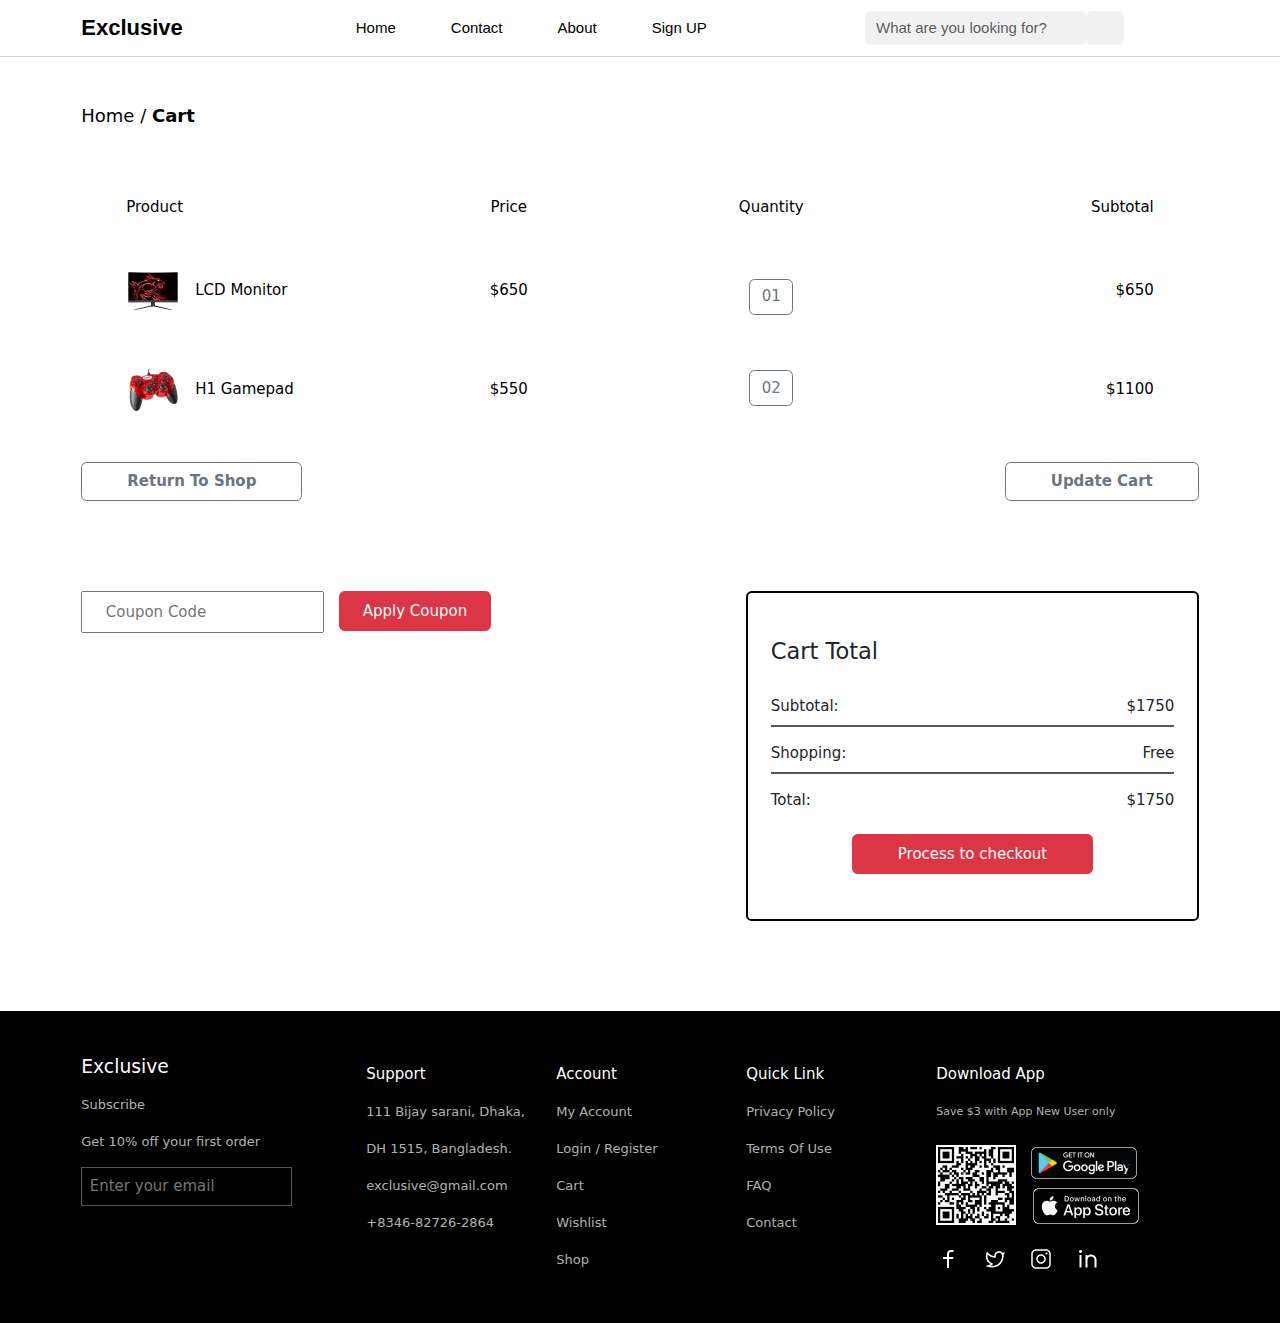
<file: cart.html>
<!DOCTYPE html>
<html lang="en">
<head>
    <title>Document</title>
    <meta charset="UTF-8">
    <meta name="viewport" content="width=device-width, initial-scale=1">
    <link rel="stylesheet" href="https://cdnjs.cloudflare.com/ajax/libs/font-awesome/6.5.1/css/all.min.css" integrity="sha512-DTOQO9RWCH3ppGqcWaEA1BIZOC6xxalwEsw9c2QQeAIftl+Vegovlnee1c9QX4TctnWMn13TZye+giMm8e2LwA==" crossorigin="anonymous" referrerpolicy="no-referrer" />
    <link href="https://cdn.jsdelivr.net/npm/bootstrap@5.3.2/dist/css/bootstrap.min.css" rel="stylesheet">
    <script src="https://cdn.jsdelivr.net/npm/bootstrap@5.3.2/dist/js/bootstrap.bundle.min.js"></script>
    <!-- <link rel="stylesheet" href="./css/bootstrap.min.css"> -->
    <link rel="stylesheet" href="./css/style.css">
</head>
<body>
    <nav class="navbar navbar-expand-sm navbar-default bg-white">
    <div class="container">
      <a class="navbar-brand" href="./figma.html">Exclusive</a>
      <button class="navbar-toggler" type="button" data-bs-toggle="collapse" data-bs-target="#mynavbar">
        <span class="navbar-toggler-icon"></span>
      </button>
      <div class="collapse navbar-collapse" id="mynavbar">
        <ul class="navbar-nav m-auto">
          <li class="nav-item">
            <a class="nav-link" href="./figma.html">Home</a>
          </li>
          <li class="nav-item">
            <a class="nav-link" href="./call.html">Contact</a>
          </li>
          <li class="nav-item">
            <a class="nav-link" href="./havic.html">About</a>
          </li>
          <li class="nav-item">
            <a class="nav-link" href="./login.html">Sign UP</a>
          </li>
        </ul>
        <form class="d-flex">
          <input class="form-control bg-light border-0" type="text" name="search" placeholder="What are you looking for?">
          <button class="btn bot bg-light" type="button"><i class="fa-solid fa-magnifying-glass"></i></button>
          <button class="btn bot" type="button"><i class="fa-regular fa-heart"></i></button>
          <button class="btn bot" type="button"><i class="fa-solid fa-cart-shopping"></i>            
          </button>
        </form>
      </div>
    </div>
  </nav>

  <div class="container">
    <div class="wish mt-5">Home / <strong>Cart</strong></div>
    <div class="row px-5 py-4 mt-5">
        <div class="col-md-3">
            <div>Product</div>
        </div>
        <div class="col-md-3">
            <div class="text-center">Price</div>
        </div>
        <div class="col-md-3">
            <div class="text-center">Quantity</div>
        </div>
        <div class="col-md-3">
            <div class="text-end">Subtotal</div>
        </div>
    </div>
    <div class="row px-5 py-4">
        <div class="col-md-3">
            <div class="d-flex gap-3"><div><img src="./picture/tv smal.png" alt=""></div> <div class="mt-3">LCD Monitor</div></div>
        </div>
        <div class="col-md-3">
            <div class="mt-3 text-center">$650</div>
        </div>
        <div class="col-md-3">
            <div class="mt-3 text-center"><button type="button" class="btn btn-outline-secondary">01 <i class="fa-solid fa-angle-up"></i></button></div>
        </div>
        <div class="col-md-3">
            <div class="text-end mt-3">$650</div>
        </div>
    </div>
    <div class="row px-5 py-4">
        <div class="col-md-3">
            <div class="d-flex gap-3"><div><img src="./picture/remote small.png" alt=""></div> <div class="mt-3">H1 Gamepad</div></div>
        </div>
        <div class="col-md-3">
            <div class="text-center mt-3">$550</div>
        </div>
        <div class="col-md-3">
            <div class="text-center mt-2"><button type="button" class="btn btn-outline-secondary">02 <i class="fa-solid fa-angle-down"></i></button></div>
        </div>
        <div class="col-md-3">
            <div class="text-end mt-3">$1100</div>
        </div>
    </div>
    <div class="d-flex mt-4">
        <div class="me-auto"><button type="button" class="btn btn-outline-secondary px-5 py-2 "><strong>Return To Shop</strong></button></div>
        <div><button type="button" class="btn btn-outline-secondary px-5 py-2"><strong>Update Cart</strong></button></div>
    </div>
    <div class="row top">
        <div class="col-md-6">
           <div class="d-flex gap-3">
             <div><input type="password" class="px-4 py-2" placeholder="Coupon Code"></div>
             <div><button type="button" class="btn btn-danger px-4 py-2">Apply Coupon</button></div>
           </div>
        </div>
        <div class="col-md-1"></div>
        <div class="col-md-5">
            <div class="card px-4 py-5">
                <div>
                    <h4>Cart Total</h4>
                </div>
                <div>
                    <div class="d-flex mt-4">
                        <div class="me-auto">Subtotal:</div> <div>$1750</div>
                    </div>
                    <div class="border mt-2"></div>
                    <div class="d-flex mt-3">
                        <div class="me-auto">Shopping:</div> <div>Free</div>
                    </div>
                    <div class="border mt-2"></div>
                    <div class="d-flex mt-3">
                        <div class="me-auto">Total:</div> <div>$1750</div>
                    </div>
                </div>
                <div class="text-center mt-4">
                    <button type="button" class="btn btn-danger px-5 py-2">Process to checkout</button>
                </div>
            </div>
        </div>
    </div>
  </div>

  <footer class="black top py-5 w-100">
    <div class="container">
      <div class="row">
        <div class="col-md-3">
          <div class="dua text-white">
            <h5>Exclusive</h5>
            <ul class="size">
              <li><a href="">Subscribe</a></li>
              <li><a href="">Get 10% off your first order</a></li>
            </ul>
            <div class="mt-2">
              <input type="email" class="px-2 black border text-white" placeholder="Enter your email">
            </div>
          </div>
        </div>
        <div class="col-md-2">
          <div class="text-white dua">
            <div>Support</div>
            <ul class="size">
              <li><a href="">111 Bijay sarani, Dhaka, DH 1515, Bangladesh.</a></li>
              <li><a href="">exclusive@gmail.com</a></li>
              <li><a href="">+8346-82726-2864</a></li>
            </ul>
          </div>
        </div>
        <div class="col-md-2">
          <div class="text-white dua">
            <div>Account</div>
            <ul class="size">
              <li><a href="">My Account</a></li>
              <li><a href="">Login / Register</a></li>
              <li><a href="">Cart</a></li>
              <li><a href="">Wishlist</a></li>
              <li><a href="">Shop</a></li>
            </ul>
          </div>
        </div>
        <div class="col-md-2">
          <div class="text-white dua">
            <div>Quick Link</div>
            <ul class="size">
              <li><a href="">Privacy Policy</a></li>
              <li><a href="">Terms Of Use</a></li>
              <li><a href="">FAQ</a></li>
              <li><a href="">Contact</a></li>
            </ul>
          </div>
        </div>
        <div class="col-md-3">
          <div class="text-white dua">
            <div>Download App</div>
            <p class="save">Save $3 with App New User only</p>
            <div class="row">
              <div class="col-md-4">
                <div>
                  <div><a href=""><img src="./picture/Qr Code.png" alt=""></a></div>
                </div>
              </div>
              <div class="col-md-6">
                <div>
                    <div><a href=""><img src="./picture/google.png" alt=""></a></div>
                    <div class="mt-1"><a href=""><img src="./picture/AppStore.png" alt=""></a></div>
                </div>
              </div>
            </div>
            <div class="d-flex mt-3 gap-4">
              <div><a href=""><img src="./picture/Icon-Facebook.png" alt=""></a></div>
              <div><a href=""><img src="./picture/Icon-Twitter.png" alt=""></a></div>
              <div><a href=""><img src="./picture/icon-instagram.png" alt=""></a></div>
              <div><a href=""><img src="./picture/Icon-Linkedin.png" alt=""></a></div>
            </div>
          </div>
        </div>
      </div>
    </div>
  </footer>
</body>
</html>
</file>
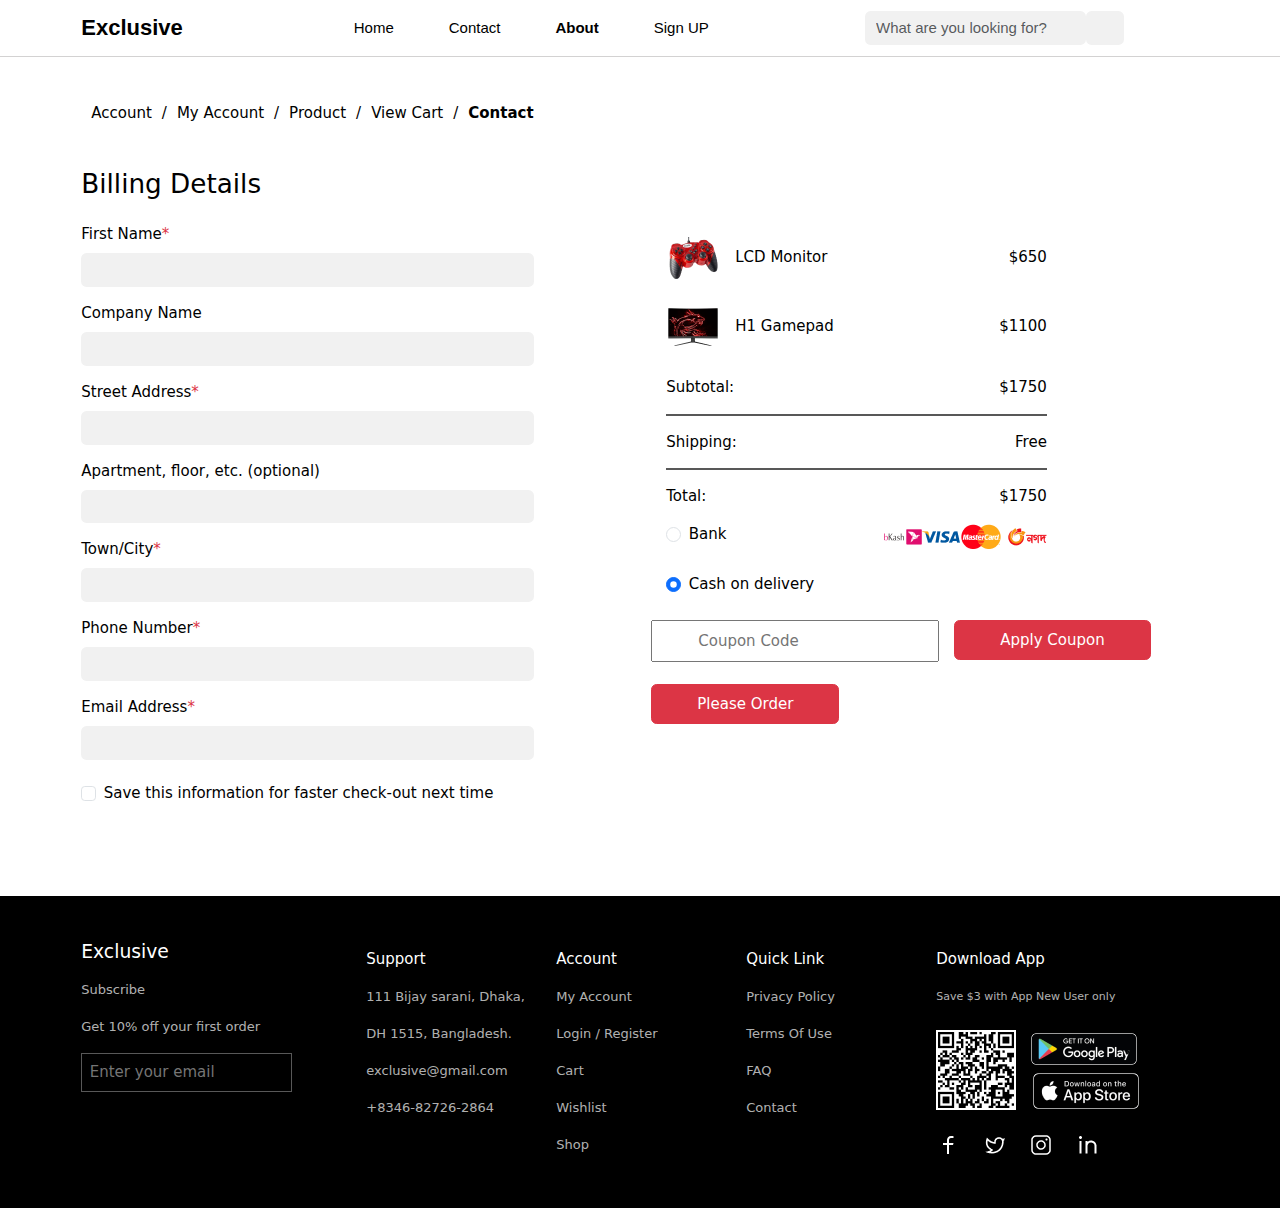
<file: check.html>
<!DOCTYPE html>
<html lang="en">
<head>
    <title>Document</title>
    <meta charset="UTF-8">
    <meta name="viewport" content="width=device-width, initial-scale=1">
    <link rel="stylesheet" href="https://cdnjs.cloudflare.com/ajax/libs/font-awesome/6.5.1/css/all.min.css" integrity="sha512-DTOQO9RWCH3ppGqcWaEA1BIZOC6xxalwEsw9c2QQeAIftl+Vegovlnee1c9QX4TctnWMn13TZye+giMm8e2LwA==" crossorigin="anonymous" referrerpolicy="no-referrer" />
    <link href="https://cdn.jsdelivr.net/npm/bootstrap@5.3.2/dist/css/bootstrap.min.css" rel="stylesheet">
    <script src="https://cdn.jsdelivr.net/npm/bootstrap@5.3.2/dist/js/bootstrap.bundle.min.js"></script>
    <!-- <link rel="stylesheet" href="./css/bootstrap.min.css"> -->
    <link rel="stylesheet" href="./css/style.css">
</head>
<body>
    <nav class="navbar navbar-expand-sm navbar-default bg-white">
    <div class="container">
      <a class="navbar-brand" href="./figma.html">Exclusive</a>
      <button class="navbar-toggler" type="button" data-bs-toggle="collapse" data-bs-target="#mynavbar">
        <span class="navbar-toggler-icon"></span>
      </button>
      <div class="collapse navbar-collapse" id="mynavbar">
        <ul class="navbar-nav m-auto">
          <li class="nav-item">
            <a class="nav-link" href="./figma.html">Home</a>
          </li>
          <li class="nav-item">
            <a class="nav-link" href="./call.html">Contact</a>
          </li>
          <li class="nav-item">
            <a class="nav-link" href="./cart.html"><b>About</b></a>
          </li>
          <li class="nav-item">
            <a class="nav-link" href="./login.html">Sign UP</a>
          </li>
        </ul>
        <form class="d-flex">
          <input class="form-control bg-light border-0" type="text" name="search" placeholder="What are you looking for?">
          <button class="btn bot bg-light" type="button"><i class="fa-solid fa-magnifying-glass"></i></button>
          <button class="btn bot" type="button"><i class="fa-regular fa-heart"></i></button>
          <button class="btn bot" type="button"><i class="fa-solid fa-cart-shopping"></i>            
          </button>
        </form>
      </div>
    </div>
  </nav>


  <div class="container">
    <div class="kia mt-5">
        <ul>
            <li><a href="">Account</a>/</li>
            <li><a href="">My Account</a>/</li>
            <li><a href="">Product</a>/</li>
            <li><a href="">View Cart</a>/</li>
            <li><a class="today" href="">Contact</a></li>
        </ul>
    </div>
    <div class="mt-5"><h3>Billing Details</h3></div>
    <div class="row">
        <div class="col-md-5">
            <div>
                <form action="">
                    <div class="mt-3">
                        <label for="name" class="form-label">First Name<span class="text-danger">*</span></label>
                        <input type="name" class="form-control bg-light border-0" placeholder="">
                    </div>
                    <div class="mt-3">
                        <label for="name" class="form-label">Company Name</label>
                        <input type="name" class="form-control bg-light border-0" placeholder="">
                    </div>
                    <div class="mt-3">
                        <label for="address" class="form-label">Street Address<span class="text-danger">*</span></label>
                        <input type="address" class="form-control bg-light border-0" >
                    </div>
                    <div class="mt-3">
                        <label for="text" class="form-label">Apartment, floor, etc. (optional)</label>
                        <input type="text" class="form-control bg-light border-0" placeholder="" name="" id="">
                    </div>
                    <div class="mt-3">
                        <label for="text" class="form-label">Town/City<span class="text-danger">*</span></label>
                        <input type="text" class="form-control bg-light border-0" placeholder="">
                    </div>
                    <div class="mt-3">
                        <label for="text" class="form-label">Phone Number<span class="text-danger">*</span></label>
                        <input type="contact" class="form-control bg-light border-0" placeholder="">
                    </div>
                    <div class="mt-3">
                        <label for="email" class="form-label">Email Address<span class="text-danger">*</span></label>
                        <input type="email" class="form-control bg-light border-0" placeholder="">
                    </div>
                    <div class="form-check mt-4">
                        <input class="form-check-input" type="checkbox" value="" id="flexCheckDefault">
                        <label class="form-check-label" for="flexCheckDefault">
                          Save this information for faster check-out next time
                        </label>
                      </div>
                </form>
            </div>
        </div>
        <div class="col-md-1"></div>
        <div class="col-md-6">
            <div>
                <div class="w-75 p-3">
                    <div class="d-flex gap-3 mt-2">
                        <div><img src="./picture/remote small.png" alt=""></div>
                        <div class="me-auto mt-3">LCD Monitor</div>
                        <div class="mt-3">$650</div>
                    </div>
                    <div class="d-flex gap-3 mt-3">
                        <div><img src="./picture/tv smal.png" alt=""></div>
                        <div class="me-auto mt-3">H1 Gamepad</div>
                        <div class="mt-3">$1100</div>
                    </div>
                    <div class="d-flex mt-4">
                        <div class="me-auto">Subtotal:</div>
                        <div>$1750</div>
                    </div>
                    <div class="border mt-3"></div>
                    <div class="d-flex mt-3">
                        <div class="me-auto">Shipping:</div>
                        <div>Free</div>
                    </div>
                    <div class="border mt-3"></div>
                    <div class="d-flex mt-3">
                        <div class="me-auto">Total:</div>
                        <div>$1750</div>
                    </div>
                    <div class="form-check mt-3 d-flex gap-2">
                      <input class="form-check-input" type="radio" name="flexRadioDefault" id="flexRadioDefault2">
                        <label class="form-check-label me-auto" for="flexRadioDefault1">
                          Bank
                        </label>
                        <div><img src="./picture/card.png" alt=""><img src="./picture/card1.png" alt=""><img src="./picture/card2.png" alt=""> <img src="./picture/card3.png" alt=""></div>
                      </div>
                      <div class="form-check mt-4">
                        <input class="form-check-input" type="radio" name="flexRadioDefault" id="flexRadioDefault2" checked>
                        <label class="form-check-label" for="flexRadioDefault2">
                          Cash on delivery
                        </label>
                      </div>
                </div>
                <div class="d-flex gap-3 mt-2">
                    <div><input type="password" class="px-5 py-2 pe-5" placeholder="Coupon Code"></div>
                    <div><button type="button" class="btn btn-danger px-5 py-2">Apply Coupon</button></div>
                </div>
                <div class="mt-4">
                    <button type="button" class="btn btn-danger px-5 py-2">Please Order</button>
                </div>
            </div>
        </div>
    </div>
  </div>


  <footer class="black top py-5 w-100">
    <div class="container">
      <div class="row">
        <div class="col-md-3">
          <div class="dua text-white">
            <h5>Exclusive</h5>
            <ul class="size">
              <li><a href="">Subscribe</a></li>
              <li><a href="">Get 10% off your first order</a></li>
            </ul>
            <div class="mt-2">
              <input type="email" class="px-2 black border text-white" placeholder="Enter your email">
            </div>
          </div>
        </div>
        <div class="col-md-2">
          <div class="text-white dua">
            <div>Support</div>
            <ul class="size">
              <li><a href="">111 Bijay sarani, Dhaka, DH 1515, Bangladesh.</a></li>
              <li><a href="">exclusive@gmail.com</a></li>
              <li><a href="">+8346-82726-2864</a></li>
            </ul>
          </div>
        </div>
        <div class="col-md-2">
          <div class="text-white dua">
            <div>Account</div>
            <ul class="size">
              <li><a href="">My Account</a></li>
              <li><a href="">Login / Register</a></li>
              <li><a href="">Cart</a></li>
              <li><a href="">Wishlist</a></li>
              <li><a href="">Shop</a></li>
            </ul>
          </div>
        </div>
        <div class="col-md-2">
          <div class="text-white dua">
            <div>Quick Link</div>
            <ul class="size">
              <li><a href="">Privacy Policy</a></li>
              <li><a href="">Terms Of Use</a></li>
              <li><a href="">FAQ</a></li>
              <li><a href="">Contact</a></li>
            </ul>
          </div>
        </div>
        <div class="col-md-3">
          <div class="text-white dua">
            <div>Download App</div>
            <p class="save">Save $3 with App New User only</p>
            <div class="row">
              <div class="col-md-4">
                <div>
                  <div><a href=""><img src="./picture/Qr Code.png" alt=""></a></div>
                </div>
              </div>
              <div class="col-md-6">
                <div>
                    <div><a href=""><img src="./picture/google.png" alt=""></a></div>
                    <div class="mt-1"><a href=""><img src="./picture/AppStore.png" alt=""></a></div>
                </div>
              </div>
            </div>
            <div class="d-flex mt-3 gap-4">
              <div><a href=""><img src="./picture/Icon-Facebook.png" alt=""></a></div>
              <div><a href=""><img src="./picture/Icon-Twitter.png" alt=""></a></div>
              <div><a href=""><img src="./picture/icon-instagram.png" alt=""></a></div>
              <div><a href=""><img src="./picture/Icon-Linkedin.png" alt=""></a></div>
            </div>
          </div>
        </div>
      </div>
    </div>
  </footer>
</body>
</html>
</file>
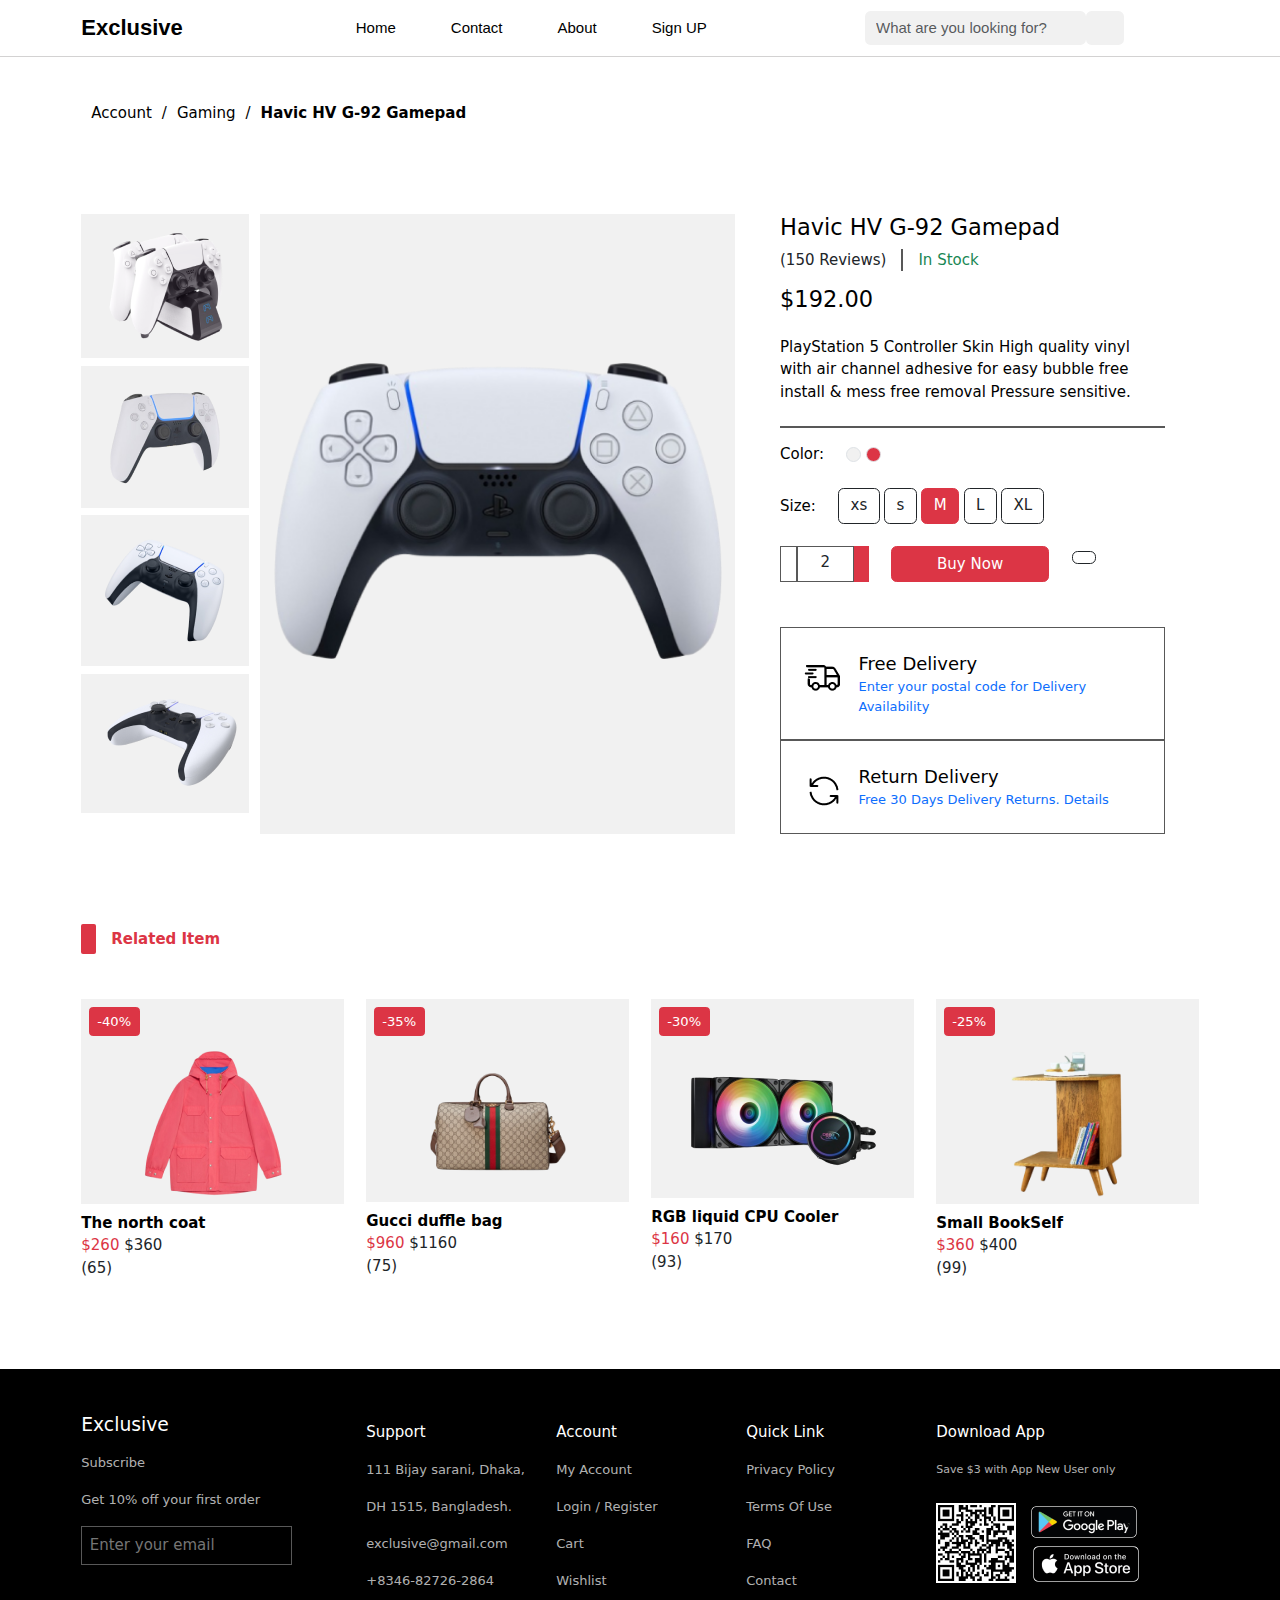
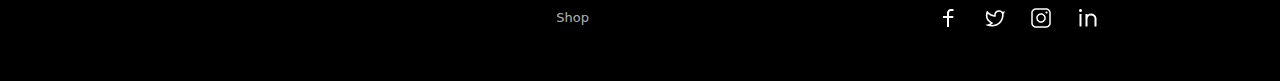
<file: havic.html>
<!DOCTYPE html>
<html lang="en">
<head>
    <title>Document</title>
    <meta charset="UTF-8">
    <meta name="viewport" content="width=device-width, initial-scale=1">
    <link rel="stylesheet" href="https://cdnjs.cloudflare.com/ajax/libs/font-awesome/6.5.1/css/all.min.css" integrity="sha512-DTOQO9RWCH3ppGqcWaEA1BIZOC6xxalwEsw9c2QQeAIftl+Vegovlnee1c9QX4TctnWMn13TZye+giMm8e2LwA==" crossorigin="anonymous" referrerpolicy="no-referrer" />
    <link href="https://cdn.jsdelivr.net/npm/bootstrap@5.3.2/dist/css/bootstrap.min.css" rel="stylesheet">
    <script src="https://cdn.jsdelivr.net/npm/bootstrap@5.3.2/dist/js/bootstrap.bundle.min.js"></script>
    <!-- <link rel="stylesheet" href="./css/bootstrap.min.css"> -->
    <link rel="stylesheet" href="./css/style.css">
</head>
<body>
    <nav class="navbar navbar-expand-sm navbar-default bg-white">
        <div class="container">
          <a class="navbar-brand" href="./figma.html">Exclusive</a>
          <button class="navbar-toggler" type="button" data-bs-toggle="collapse" data-bs-target="#mynavbar">
            <span class="navbar-toggler-icon"></span>
          </button>
          <div class="collapse navbar-collapse" id="mynavbar">
            <ul class="navbar-nav m-auto">
              <li class="nav-item">
                <a class="nav-link" href="./figma.html">Home</a>
              </li>
              <li class="nav-item">
                <a class="nav-link" href="./call.html">Contact</a>
              </li>
              <li class="nav-item">
                <a class="nav-link" href="./cart.html">About</a>
              </li>
              <li class="nav-item">
                <a class="nav-link" href="./login.html">Sign UP</a>
              </li>
            </ul>
            <form class="d-flex">
              <input class="form-control bg-light border-0" type="text" name="search" placeholder="What are you looking for?">
              <button class="btn bot bg-light" type="button"><i class="fa-solid fa-magnifying-glass"></i></button>
              <button class="btn bot" type="button"><i class="fa-regular fa-heart"></i></button>
              <button class="btn bot" type="button"><i class="fa-solid fa-cart-shopping"></i>            
              </button>
            </form>
          </div>
        </div>
      </nav>

      
      <div class="container">
        <div class="kia mt-5">
            <ul>
                <li><a href="">Account</a>/</li>
                <li><a href="">Gaming</a>/</li>
                <li><a href=""><strong>Havic HV G-92 Gamepad</strong></a></li>
            </ul>
        </div>
      </div>

      <div class="container">
        <div class="row mt-5">
            <div class="col-md-2">
                <div class="mt-5">
                    <div class="bg-light text-center p-3"><img src="./picture/image2.png" alt=""></div>
                    <div class="bg-light text-center p-4 mt-2"><img src="./picture/image3.png" alt=""></div>
                    <div class="bg-light text-center p-4 mt-2"><img src="./picture/image4.png" alt=""></div>
                    <div class="bg-light text-center p-4 mt-2"><img src="./picture/image5.png" alt=""></div>
                </div>
            </div>
            <div class="col-md-5 bg-light mt-5 py-5">
                <div class="mt-5">
                    <div class="text-center"><img class="mt-5" src="./picture/image1.png" alt="" width="100%"></div>
                </div>
            </div>
            <div class="col-md-5 mt-5 px-5">
                <div>
                    <h4>Havic HV G-92 Gamepad</h4>
                    <div class="d-flex gap-3">
                        <div class="text-warning bold"><i class="fa-regular fa-star"></i> <i class="fa-regular fa-star"></i> <i class="fa-regular fa-star"></i>  <i class="fa-regular fa-star"></i> <span class="text-dark"><i class="fa-regular fa-star"></i></span> <span class="text-dark">(150 Reviews)</span></div>
                        <div class="border"></div>
                        <div class="text-success">In Stock</div>
                    </div>
                    <h4 class="mt-3">$192.00</h4>
                    <p class="mt-4">PlayStation 5 Controller Skin High quality vinyl with air channel adhesive for easy bubble free install & mess free removal Pressure sensitive.</p>
                    <div class="border mt-4"></div>
                    <div class="d-flex gap-4 mt-3">
                        <div>Color:</div>
                        <div>
                            <input class="form-check-input bg-light" type="radio" name="flexRadioDefault" id="flexRadioDefault2">
                            <input class="form-check-input bg-danger" type="radio" name="flexRadioDefault" id="flexRadioDefault2">
                        </div>
                    </div>
                    <div class="d-flex gap-4 mt-4">
                        <div class="mt-2">Size:</div>
                        <div>
                            <button type="button" class="btn btn-outline-dark">xs</button>
                            <button type="button" class="btn btn-outline-dark">s</button>
                            <button type="button" class="btn btn-danger">M</button>
                            <button type="button" class="btn btn-outline-dark">L</button>
                            <button type="button" class="btn btn-outline-dark">XL</button>
                        </div>
                    </div>
                        <div class="d-flex mt-4 gap-4">
                            <div class="d-flex">
                                <div class="border px-2 py-1"><a class="text-dark" href="#"><i class="fa-solid fa-minus"></i></a></div>
                                <div class="border px-4 py-1"><a class="text-dark" href="#">2</a></div>
                                <div class="px-2 py-1 bg-danger"><a class="text-white" href="#"><i class="fa-solid fa-plus"></i></a></div>
                            </div>
                            <div>
                                <button type="button" class="btn btn-danger px-5">Buy Now</button>
                            </div>
                            <div>
                                <button type="button" class="btn btn-outline-dark"><i class="fa-regular fa-heart"></i></button>
                            </div>
                        </div>
                        <div class="mt-5">
                            <div class="d-flex gap-3 mt-4 border p-4">
                                <div class="mt-2"><img src="./picture/icon-delivery.png" alt=""></div>
                                <div class="enter">
                                    <div class="wish">Free Delivery</div>
                                    <a href="">Enter your postal code for Delivery Availability</a>
                                </div>
                            </div>
                            <div class="d-flex gap-3 border p-4">
                                <div class="mt-2"><img src="./picture/Icon-return.png" alt=""></div>
                                <div class="enter">
                                    <div class="wish">Return Delivery</div>
                                    <a href="">Free 30 Days Delivery Returns. Details</a>
                                </div>
                            </div>
                        </div>
                </div>
            </div>
        </div>
      </div>

      <div class="container">
        <div class="d-flex top gap-3">
          <div class="bg-danger box"></div>
          <div class="text-danger mt-1 today">Related Item</div>
        </div>
        <div class="row mt-5">
          <div class="col-md-3">
            <div class="bg-light p-2">
              <div class="d-flex">
                  <div class="me-auto"><button type="button" class="btn btn-danger btn-sm">-40%</button></div>
                  <div><button type="button" class="btn btn-sm"><i class="fa-regular fa-heart"></i></button></div>
                  <div><button type="button" class="btn btn-sm"><i class="fa-regular fa-eye"></i></button></div>
              </div>
              <div class="text-center mt-3"><img src="./picture/coat.png" alt=""></div>
            </div>
            <div class="mt-2"><strong>The north coat</strong></div>
            <div class="text-danger">$260 <span class="text-dark">$360</span></div>
            <div class="text-warning bold"><i class="fa-regular fa-star"></i> <i class="fa-regular fa-star"></i> <i class="fa-regular fa-star"></i>  <i class="fa-regular fa-star"></i> <i class="fa-regular fa-star"></i> <span class="text-dark">(65)</span></div>
          </div>
          <div class="col-md-3 ">
            <div class="bg-light p-2">
              <div class="d-flex">
                  <div class="me-auto"><button type="button" class="btn btn-danger btn-sm">-35%</button></div>
                  <div><button type="button" class="btn btn-sm"><i class="fa-regular fa-heart"></i></button></div>
                  <div><button type="button" class="btn btn-sm"><i class="fa-regular fa-eye"></i></button></div>
              </div>
              <div class="text-center mt-3 py-4"><img src="./picture/bag.png" alt="" width="136px"></div>
            </div>
            <div class="mt-2"><strong>Gucci duffle bag</strong></div>
            <div class="text-danger">$960 <span class="text-dark">$1160</span></div>
            <div class="text-warning bold"><i class="fa-regular fa-star"></i> <i class="fa-regular fa-star"></i> <i class="fa-regular fa-star"></i>  <i class="fa-regular fa-star"></i> <span class="text-dark"><i class="fa-regular fa-star"></i> (75)</span></div>
          </div>
          <div class="col-md-3 ">
            <div class="bg-light p-2">
              <div class="d-flex">
                  <div class="me-auto"><button type="button" class="btn btn-danger btn-sm">-30%</button></div>
                  <div><button type="button" class="btn btn-sm"><i class="fa-regular fa-heart"></i></button></div>
                  <div><button type="button" class="btn btn-sm"><i class="fa-regular fa-eye"></i></button></div>
              </div>
              <div class="text-center mt-3 py-4"><img src="./picture/boffer.png" alt="" width=""></div>
            </div>
            <div class="mt-2"><strong>RGB liquid CPU Cooler</strong></div>
            <div class="text-danger">$160 <span class="text-dark">$170</span></div>
            <div class="text-warning bold"><i class="fa-regular fa-star"></i>  <i class="fa-regular fa-star"></i> <i class="fa-regular fa-star"></i> <span class="text-dark"><i class="fa-regular fa-star"></i> <i class="fa-regular fa-star"></i> (93)</span></div>
          </div>
          <div class="col-md-3 ">
            <div class="bg-light p-2">
              <div class="d-flex">
                  <div class="me-auto"><button type="button" class="btn btn-danger btn-sm">-25%</button></div>
                  <div><button type="button" class="btn btn-sm"><i class="fa-regular fa-heart"></i></button></div>
                  <div><button type="button" class="btn btn-sm"><i class="fa-regular fa-eye"></i></button></div>
              </div>
              <div class="text-center mt-3"><img src="./picture/book box.png" alt="" width="116px"></div>
            </div>
            <div class="mt-2"><strong>Small BookSelf</strong></div>
            <div class="text-danger">$360 <span class="text-dark">$400</span></div>
            <div class="text-warning bold"><i class="fa-regular fa-star"></i> <i class="fa-regular fa-star"></i> <i class="fa-regular fa-star"></i>  <i class="fa-regular fa-star"></i> <i class="fa-regular fa-star"></i> <span class="text-dark">(99)</span></div>
          </div>
        </div>
        </div>
        
        <footer class="black top py-5 w-100">
            <div class="container">
              <div class="row">
                <div class="col-md-3">
                  <div class="dua text-white">
                    <h5>Exclusive</h5>
                    <ul class="size">
                      <li><a href="">Subscribe</a></li>
                      <li><a href="">Get 10% off your first order</a></li>
                    </ul>
                    <div class="mt-2">
                      <input type="email" class="px-2 black border text-white" placeholder="Enter your email">
                    </div>
                  </div>
                </div>
                <div class="col-md-2">
                  <div class="text-white dua">
                    <div>Support</div>
                    <ul class="size">
                      <li><a href="">111 Bijay sarani, Dhaka, DH 1515, Bangladesh.</a></li>
                      <li><a href="">exclusive@gmail.com</a></li>
                      <li><a href="">+8346-82726-2864</a></li>
                    </ul>
                  </div>
                </div>
                <div class="col-md-2">
                  <div class="text-white dua">
                    <div>Account</div>
                    <ul class="size">
                      <li><a href="">My Account</a></li>
                      <li><a href="">Login / Register</a></li>
                      <li><a href="">Cart</a></li>
                      <li><a href="">Wishlist</a></li>
                      <li><a href="">Shop</a></li>
                    </ul>
                  </div>
                </div>
                <div class="col-md-2">
                  <div class="text-white dua">
                    <div>Quick Link</div>
                    <ul class="size">
                      <li><a href="">Privacy Policy</a></li>
                      <li><a href="">Terms Of Use</a></li>
                      <li><a href="">FAQ</a></li>
                      <li><a href="">Contact</a></li>
                    </ul>
                  </div>
                </div>
                <div class="col-md-3">
                  <div class="text-white dua">
                    <div>Download App</div>
                    <p class="save">Save $3 with App New User only</p>
                    <div class="row">
                      <div class="col-md-4">
                        <div>
                          <div><a href=""><img src="./picture/Qr Code.png" alt=""></a></div>
                        </div>
                      </div>
                      <div class="col-md-6">
                        <div>
                            <div><a href=""><img src="./picture/google.png" alt=""></a></div>
                            <div class="mt-1"><a href=""><img src="./picture/AppStore.png" alt=""></a></div>
                        </div>
                      </div>
                    </div>
                    <div class="d-flex mt-3 gap-4">
                      <div><a href=""><img src="./picture/Icon-Facebook.png" alt=""></a></div>
                      <div><a href=""><img src="./picture/Icon-Twitter.png" alt=""></a></div>
                      <div><a href=""><img src="./picture/icon-instagram.png" alt=""></a></div>
                      <div><a href=""><img src="./picture/Icon-Linkedin.png" alt=""></a></div>
                    </div>
                  </div>
                </div>
              </div>
            </div>
          </footer>
      </body>
      </html>
</file>
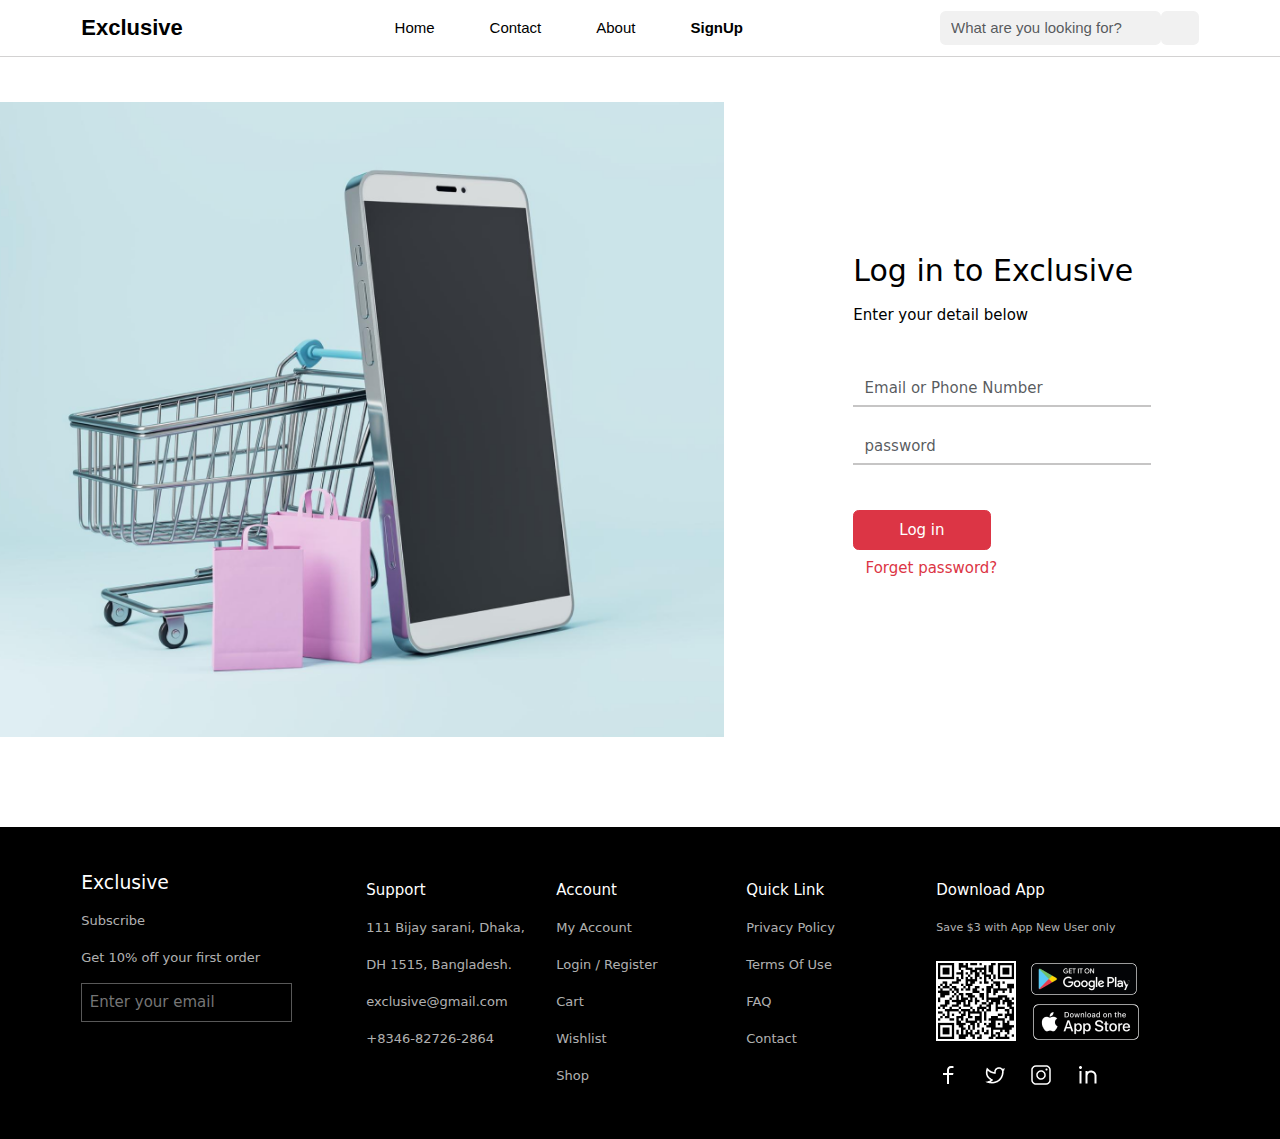
<file: login.html>
<!DOCTYPE html>
<html lang="en">
<head>
    <title>Document</title>
    <meta charset="UTF-8">
    <meta name="viewport" content="width=device-width, initial-scale=1.0">
    <meta name="viewport" content="width=device-width, initial-scale=1">
    <link rel="stylesheet" href="https://cdnjs.cloudflare.com/ajax/libs/font-awesome/6.5.1/css/all.min.css" integrity="sha512-DTOQO9RWCH3ppGqcWaEA1BIZOC6xxalwEsw9c2QQeAIftl+Vegovlnee1c9QX4TctnWMn13TZye+giMm8e2LwA==" crossorigin="anonymous" referrerpolicy="no-referrer" />
    <link href="https://cdn.jsdelivr.net/npm/bootstrap@5.3.2/dist/css/bootstrap.min.css" rel="stylesheet">
    <script src="https://cdn.jsdelivr.net/npm/bootstrap@5.3.2/dist/js/bootstrap.bundle.min.js"></script>
    <!-- <link rel="stylesheet" href="./css/bootstrap.min.css"> -->
    <link rel="stylesheet" href="./css/style.css">
</head>
<body>
    <nav class="navbar navbar-expand-sm navbar-default bg-white">
        <div class="container">
          <a class="navbar-brand" href="./figma.html">Exclusive</a>
          <button class="navbar-toggler" type="button" data-bs-toggle="collapse" data-bs-target="#mynavbar">
            <span class="navbar-toggler-icon"></span>
          </button>
          <div class="collapse navbar-collapse" id="mynavbar">
            <ul class="navbar-nav m-auto">
              <li class="nav-item">
                <a class="nav-link" href="./figma.html">Home</a>
              </li>
              <li class="nav-item">
                <a class="nav-link" href="./call.html">Contact</a>
              </li>
              <li class="nav-item">
                <a class="nav-link" href="javascript:void(0)">About</a>
              </li>
              <li class="nav-item">
                <a class="nav-link" href="./login.html"><b>SignUp</b></a>
              </li>
            </ul>
            <form class="d-flex">
              <input class="form-control bg-light border-0" type="text" name="search" placeholder="What are you looking for?">
              <button class="btn bot bg-light" type="button"><i class="fa-solid fa-magnifying-glass"></i></button>
            </form>
          </div>
        </div>
      </nav>

<div class="row mt-5 w-100">
    <div class="col-md-7">
        <div class="blue">
            <div><img src="./picture/bakeres.png" alt="" width="100%"></div>
        </div>
    </div>
    <div class="col-md-1"></div>
    <div class="col-md-3 my-auto">
        <div>
            <div>
                <h2>Log in to Exclusive</h2>
                <p class="mt-3">Enter your detail below</p>
            </div>
            <form action="">
                <div class="email mt-5">
                    <input type="email" class="form-control border-0" placeholder="Email or Phone Number">
                </div>
                <div class="email mt-4">
                    <input type="password" class="form-control border-0" placeholder="password">
                </div>
            </form>
            <div class="mt-5">
                <button type="button" class="btn btn-danger py-2 px-5">Log in</button>
                <button type="button" class="btn text-danger">Forget password?</button>
            </div>
        </div>
    </div>
</div>

<footer class="black top py-5 w-100">
    <div class="container">
      <div class="row">
        <div class="col-md-3">
          <div class="dua text-white">
            <h5>Exclusive</h5>
            <ul class="size">
              <li><a href="">Subscribe</a></li>
              <li><a href="">Get 10% off your first order</a></li>
            </ul>
            <div class="mt-2">
              <input type="email" class="px-2 black border text-white" placeholder="Enter your email">
            </div>
          </div>
        </div>
        <div class="col-md-2">
          <div class="text-white dua">
            <div>Support</div>
            <ul class="size">
              <li><a href="">111 Bijay sarani, Dhaka, DH 1515, Bangladesh.</a></li>
              <li><a href="">exclusive@gmail.com</a></li>
              <li><a href="">+8346-82726-2864</a></li>
            </ul>
          </div>
        </div>
        <div class="col-md-2">
          <div class="text-white dua">
            <div>Account</div>
            <ul class="size">
              <li><a href="">My Account</a></li>
              <li><a href="">Login / Register</a></li>
              <li><a href="">Cart</a></li>
              <li><a href="">Wishlist</a></li>
              <li><a href="">Shop</a></li>
            </ul>
          </div>
        </div>
        <div class="col-md-2">
          <div class="text-white dua">
            <div>Quick Link</div>
            <ul class="size">
              <li><a href="">Privacy Policy</a></li>
              <li><a href="">Terms Of Use</a></li>
              <li><a href="">FAQ</a></li>
              <li><a href="">Contact</a></li>
            </ul>
          </div>
        </div>
        <div class="col-md-3">
          <div class="text-white dua">
            <div>Download App</div>
            <p class="save">Save $3 with App New User only</p>
            <div class="row">
              <div class="col-md-4">
                <div>
                  <div><a href=""><img src="./picture/Qr Code.png" alt=""></a></div>
                </div>
              </div>
              <div class="col-md-6">
                <div>
                    <div><a href=""><img src="./picture/google.png" alt=""></a></div>
                    <div class="mt-1"><a href=""><img src="./picture/AppStore.png" alt=""></a></div>
                </div>
              </div>
            </div>
            <div class="d-flex mt-3 gap-4">
              <div><a href=""><img src="./picture/Icon-Facebook.png" alt=""></a></div>
              <div><a href=""><img src="./picture/Icon-Twitter.png" alt=""></a></div>
              <div><a href=""><img src="./picture/icon-instagram.png" alt=""></a></div>
              <div><a href=""><img src="./picture/Icon-Linkedin.png" alt=""></a></div>
            </div>
          </div>
        </div>
      </div>
    </div>
  </footer>
</body>
</html>
</file>
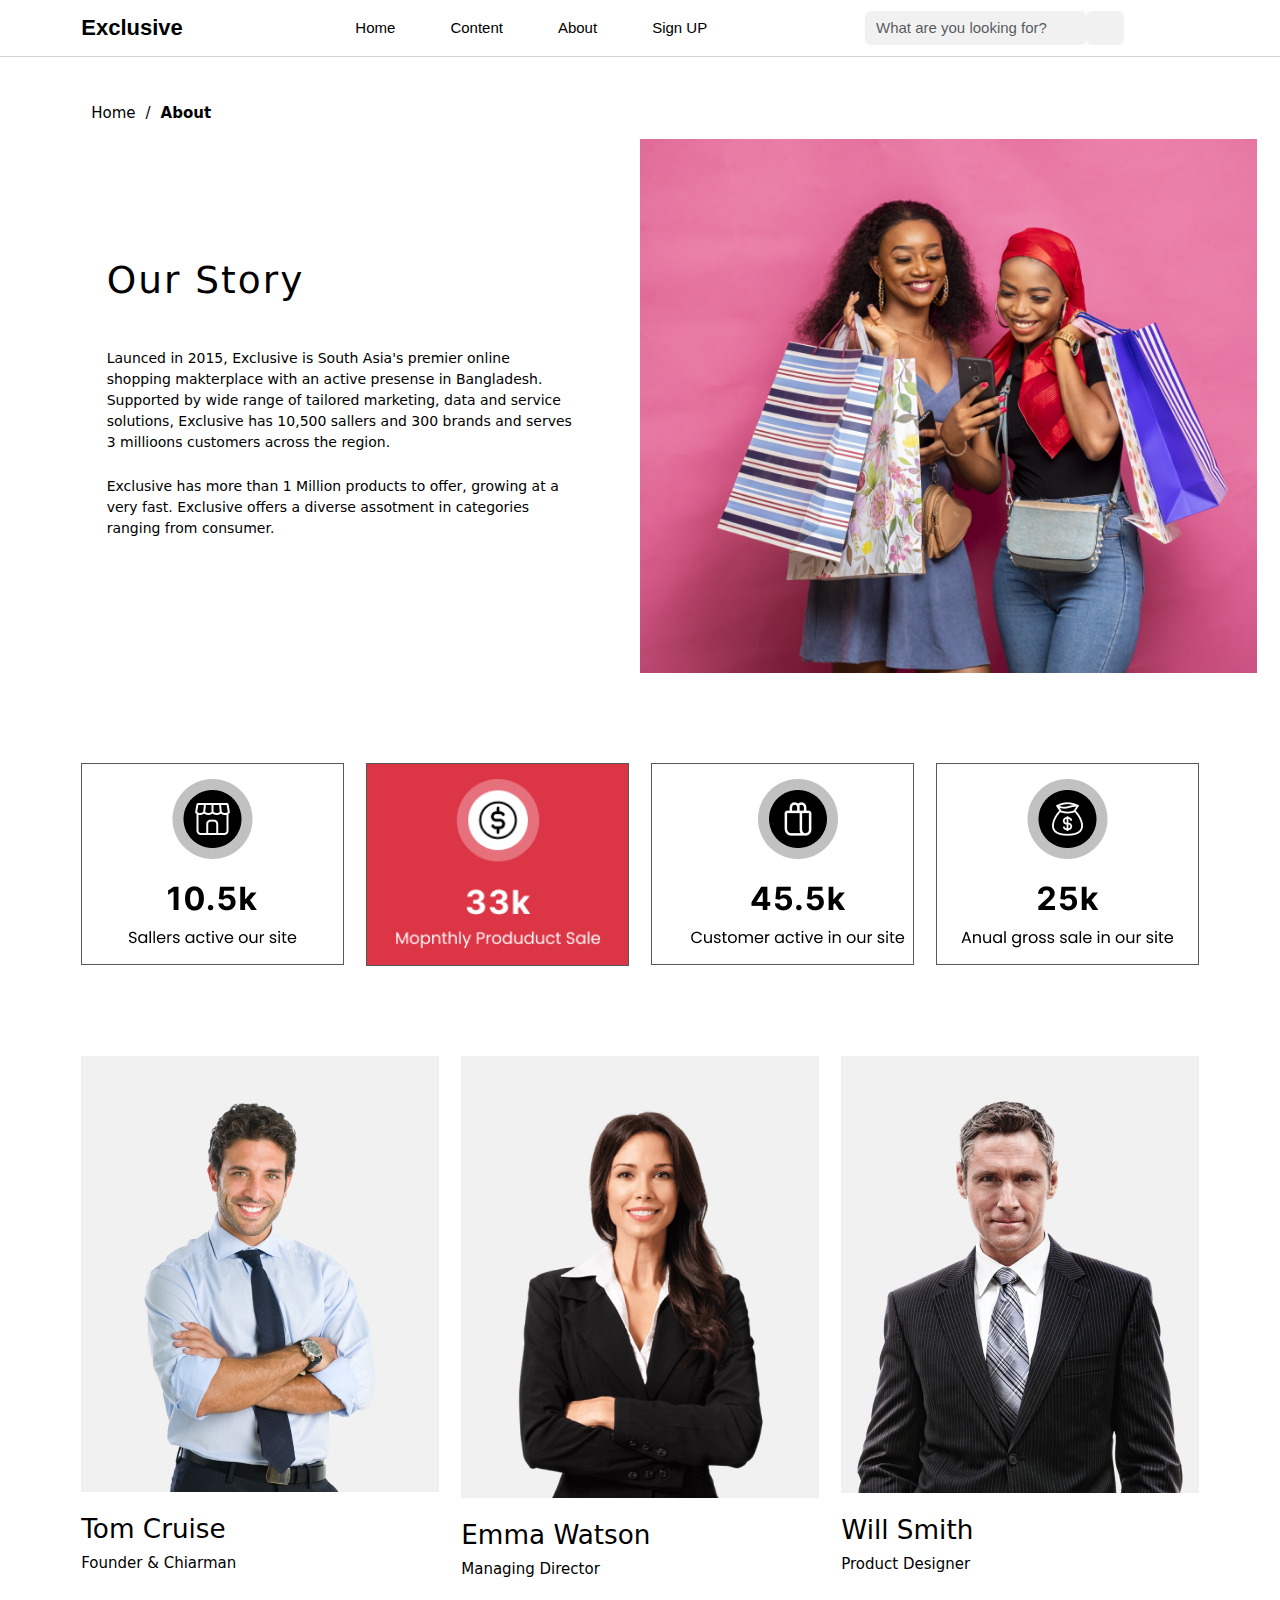
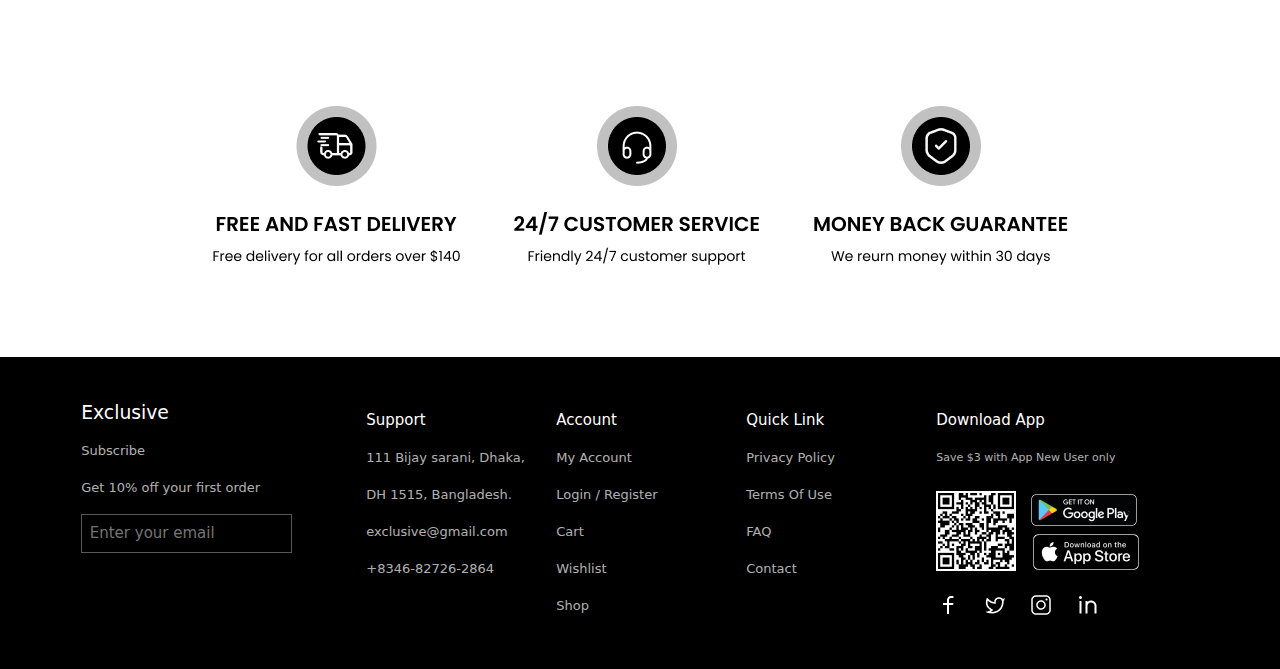
<file: story.html>
<!DOCTYPE html>
<html lang="en">
<head>
    <title>Document</title>
    <meta charset="UTF-8">
    <meta name="viewport" content="width=device-width, initial-scale=1">
    <link rel="stylesheet" href="https://cdnjs.cloudflare.com/ajax/libs/font-awesome/6.5.1/css/all.min.css" integrity="sha512-DTOQO9RWCH3ppGqcWaEA1BIZOC6xxalwEsw9c2QQeAIftl+Vegovlnee1c9QX4TctnWMn13TZye+giMm8e2LwA==" crossorigin="anonymous" referrerpolicy="no-referrer" />
    <link href="https://cdn.jsdelivr.net/npm/bootstrap@5.3.2/dist/css/bootstrap.min.css" rel="stylesheet">
    <script src="https://cdn.jsdelivr.net/npm/bootstrap@5.3.2/dist/js/bootstrap.bundle.min.js"></script>
    <!-- <link rel="stylesheet" href="./css/bootstrap.min.css"> -->
    <link rel="stylesheet" href="./css/style.css">
</head>
<body>
    <nav class="navbar navbar-expand-sm navbar-default bg-white">
        <div class="container">
          <a class="navbar-brand" href="javascript:void(0)">Exclusive</a>
          <button class="navbar-toggler" type="button" data-bs-toggle="collapse" data-bs-target="#mynavbar">
            <span class="navbar-toggler-icon"></span>
          </button>
          <div class="collapse navbar-collapse" id="mynavbar">
            <ul class="navbar-nav m-auto">
              <li class="nav-item">
                <a class="nav-link" href="javascript:void(0)">Home</a>
              </li>
              <li class="nav-item">
                <a class="nav-link" href="javascript:void(0)">Content</a>
              </li>
              <li class="nav-item">
                <a class="nav-link" href="javascript:void(0)">About</a>
              </li>
              <li class="nav-item">
                <a class="nav-link" href="javascript:void(0)">Sign UP</a>
              </li>
            </ul>
            <form class="d-flex">
              <input class="form-control bg-light border-0" type="text" name="search" placeholder="What are you looking for?">
              <button class="btn bot bg-light" type="button"><i class="fa-solid fa-magnifying-glass"></i></button>
              <button class="btn bot" type="button"><i class="fa-regular fa-heart"></i></button>
              <button class="btn bot" type="button"><i class="fa-solid fa-cart-shopping"></i>            
              </button>
            </form>
          </div>
        </div>
      </nav>

      <div class="container">
        <div class="kia mt-5">
            <ul>
                <li><a href="">Home</a>/</li>
                <li><a href=""><strong>About</strong></a></li>
            </ul>
        </div>
      </div>
      <div class="row mt-3 w-100">
        <div class="col-md-1"></div>
        <div class="col-md-5 my-auto">
            <div class="story pe-5">
                <h1>Our Story</h1>
                <p class="mt-5">Launced in 2015, Exclusive is South Asia's premier online shopping makterplace with an active presense in Bangladesh. Supported by wide range of tailored marketing, data and service solutions, Exclusive has 10,500 sallers and 300 brands and serves 3 millioons customers across the region. </p>
                <p class="mt-4">Exclusive has more than 1 Million products to offer, growing at a very fast. Exclusive offers a diverse assotment in categories ranging  from consumer.</p>
            </div>
        </div>
        <div class="col-md-6">
            <div><img src="./picture/shopping.png" alt="" width="100%"></div>
        </div>
      </div>

      <div class="container">
        <div class="row top">
            <div class="col-md-3">
                <div class="border text-center p-3">
                    <div><img src="./picture/Frame 1.png" alt=""></div>
                </div>
            </div>
            <div class="col-md-3">
                <div class="border text-center p-3 bg-danger">
                    <div><img src="./picture/Frame 2.png" alt="" width="206px"></div>
                </div>
            </div>
            <div class="col-md-3">
                <div class="border text-center p-3">
                    <div><img src="./picture/Frame 3.png" alt=""></div>
                </div>
            </div>
            <div class="col-md-3">
                <div class="border text-center p-3">
                    <div><img src="./picture/Frame 4.png" alt=""></div>
                </div>
            </div>
        </div>
      </div>

      <div class="container">
        <div class="row top">
          <div class="col-md-4">
            <div>
              <div class="bg-light text-center pt-5"><img src="./picture/image 46.png" alt=""></div>
              <div class="line mt-4">
                <h3>Tom Cruise</h3>
                <p>Founder & Chiarman</p>
                <div class="gaap"><a href=""><i class="fa-brands fa-twitter"></i><i class="fa-brands fa-instagram"></i><i class="fa-brands fa-linkedin-in"></i></a></div>
              </div>
            </div>
          </div>
          <div class="col-md-4">
            <div>
              <div class="bg-light text-center pt-5"><img src="./picture/image 51.png" alt=""></div>
              <div class="line mt-4">
                <h3>Emma Watson</h3>
                <p>Managing Director</p>
                <div class="gaap"><a href=""><i class="fa-brands fa-twitter"></i><i class="fa-brands fa-instagram"></i><i class="fa-brands fa-linkedin-in"></i></a></div>
              </div>
            </div>
          </div>
          <div class="col-md-4">
            <div>
              <div class="bg-light text-center pt-5"><img src="./picture/image 47.png" alt=""></div>
              <div class="line mt-4">
                <h3>Will Smith</h3>
                <p>Product Designer</p>
                <div class="gaap"><a href=""><i class="fa-brands fa-twitter"></i><i class="fa-brands fa-instagram"></i><i class="fa-brands fa-linkedin-in"></i></a></div>
              </div>
            </div>
          </div>
        </div>
      </div>

      <div class="container">
        <div class="d-flex justify-content-center gap-5 top">
          <div><img src="./picture/Frame 701.png" alt=""></div>
          <div><img src="./picture/Frame 702.png" alt=""></div>
          <div><img src="./picture/Frame 704.png" alt=""></div>
        </div>
      </div>

      <footer class="black top py-5 w-100">
        <div class="container">
          <div class="row">
            <div class="col-md-3">
              <div class="dua text-white">
                <h5>Exclusive</h5>
                <ul class="size">
                  <li><a href="">Subscribe</a></li>
                  <li><a href="">Get 10% off your first order</a></li>
                </ul>
                <div class="mt-2">
                  <input type="email" class="px-2 black border text-white" placeholder="Enter your email">
                </div>
              </div>
            </div>
            <div class="col-md-2">
              <div class="text-white dua">
                <div>Support</div>
                <ul class="size">
                  <li><a href="">111 Bijay sarani, Dhaka, DH 1515, Bangladesh.</a></li>
                  <li><a href="">exclusive@gmail.com</a></li>
                  <li><a href="">+8346-82726-2864</a></li>
                </ul>
              </div>
            </div>
            <div class="col-md-2">
              <div class="text-white dua">
                <div>Account</div>
                <ul class="size">
                  <li><a href="">My Account</a></li>
                  <li><a href="">Login / Register</a></li>
                  <li><a href="">Cart</a></li>
                  <li><a href="">Wishlist</a></li>
                  <li><a href="">Shop</a></li>
                </ul>
              </div>
            </div>
            <div class="col-md-2">
              <div class="text-white dua">
                <div>Quick Link</div>
                <ul class="size">
                  <li><a href="">Privacy Policy</a></li>
                  <li><a href="">Terms Of Use</a></li>
                  <li><a href="">FAQ</a></li>
                  <li><a href="">Contact</a></li>
                </ul>
              </div>
            </div>
            <div class="col-md-3">
              <div class="text-white dua">
                <div>Download App</div>
                <p class="save">Save $3 with App New User only</p>
                <div class="row">
                  <div class="col-md-4">
                    <div>
                      <div><a href=""><img src="./picture/Qr Code.png" alt=""></a></div>
                    </div>
                  </div>
                  <div class="col-md-6">
                    <div>
                        <div><a href=""><img src="./picture/google.png" alt=""></a></div>
                        <div class="mt-1"><a href=""><img src="./picture/AppStore.png" alt=""></a></div>
                    </div>
                  </div>
                </div>
                <div class="d-flex mt-3 gap-4">
                  <div><a href=""><img src="./picture/Icon-Facebook.png" alt=""></a></div>
                  <div><a href=""><img src="./picture/Icon-Twitter.png" alt=""></a></div>
                  <div><a href=""><img src="./picture/icon-instagram.png" alt=""></a></div>
                  <div><a href=""><img src="./picture/Icon-Linkedin.png" alt=""></a></div>
                </div>
              </div>
            </div>
          </div>
        </div>
      </footer>
</body>
</html>
</file>
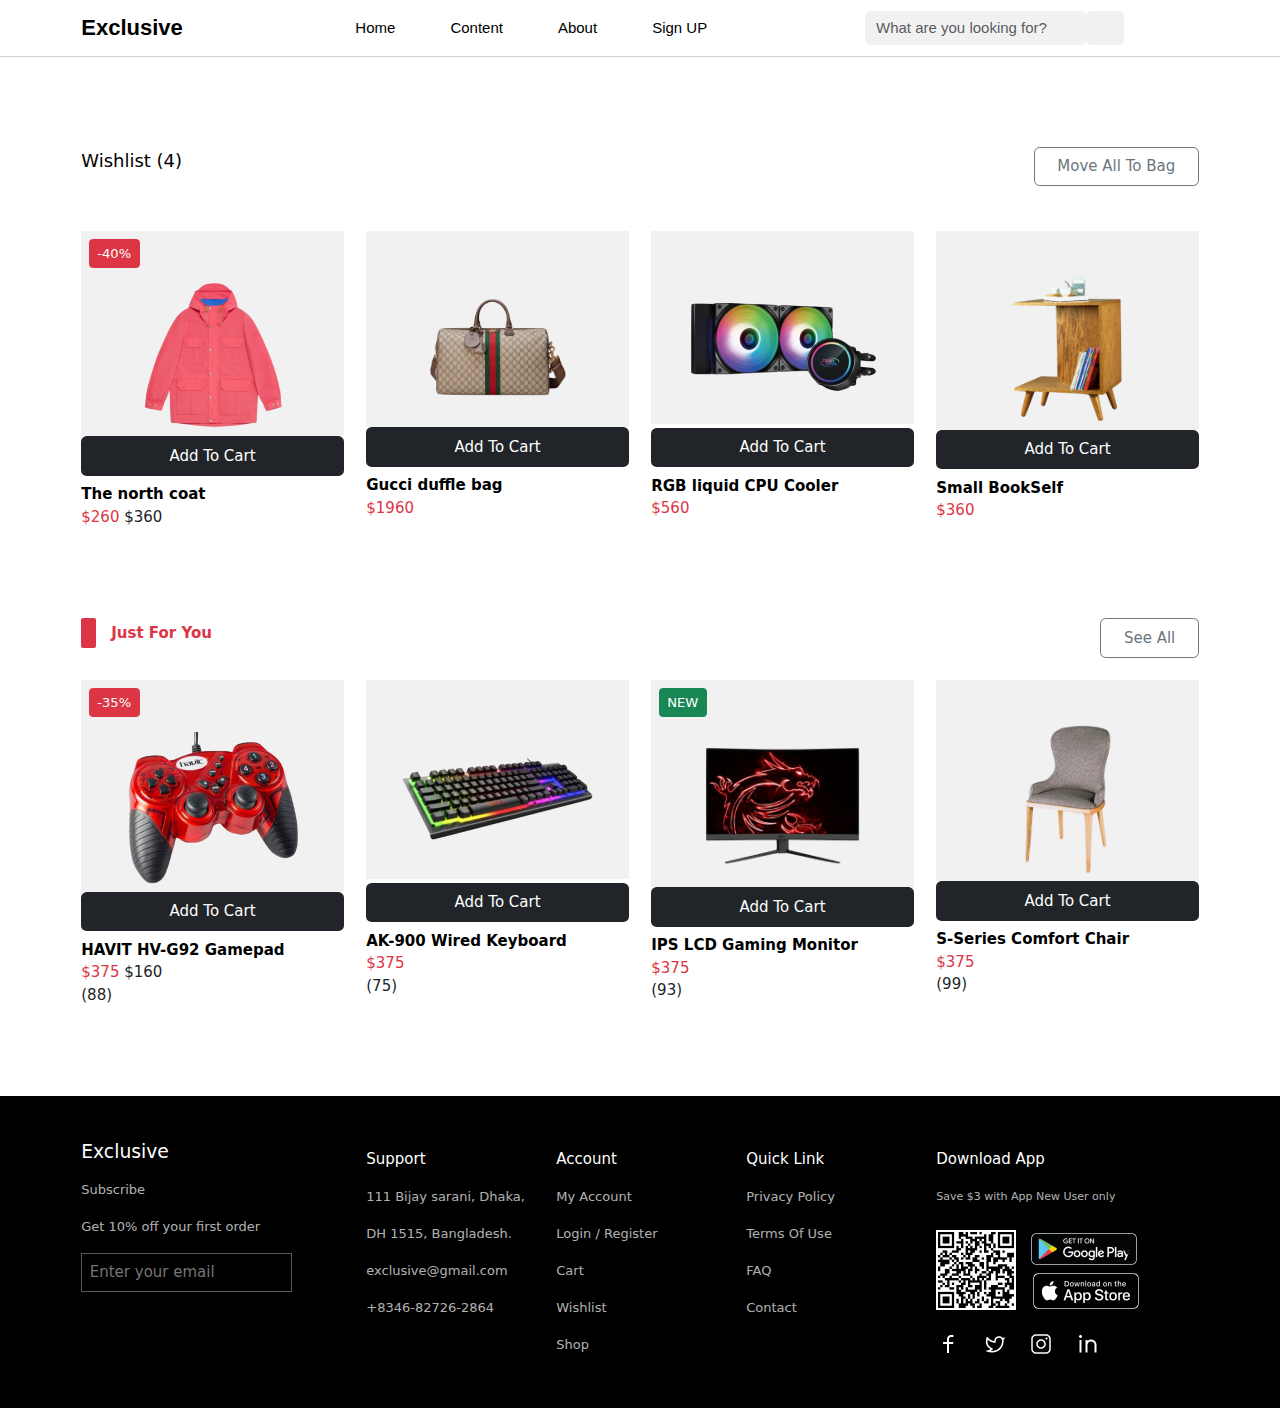
<file: wishlist.html>
<!DOCTYPE html>
<html lang="en">
<head>
    <title>Document</title>
    <meta charset="UTF-8">
    <meta name="viewport" content="width=device-width, initial-scale=1.0">
    <meta name="viewport" content="width=device-width, initial-scale=1">
    <link rel="stylesheet" href="https://cdnjs.cloudflare.com/ajax/libs/font-awesome/6.5.1/css/all.min.css" integrity="sha512-DTOQO9RWCH3ppGqcWaEA1BIZOC6xxalwEsw9c2QQeAIftl+Vegovlnee1c9QX4TctnWMn13TZye+giMm8e2LwA==" crossorigin="anonymous" referrerpolicy="no-referrer" />
    <link href="https://cdn.jsdelivr.net/npm/bootstrap@5.3.2/dist/css/bootstrap.min.css" rel="stylesheet">
    <script src="https://cdn.jsdelivr.net/npm/bootstrap@5.3.2/dist/js/bootstrap.bundle.min.js"></script>
    <!-- <link rel="stylesheet" href="./css/bootstrap.min.css"> -->
    <link rel="stylesheet" href="./css/style.css">
</head>
<body>
    <nav class="navbar navbar-expand-sm navbar-default bg-white">
        <div class="container">
          <a class="navbar-brand" href="javascript:void(0)">Exclusive</a>
          <button class="navbar-toggler" type="button" data-bs-toggle="collapse" data-bs-target="#mynavbar">
            <span class="navbar-toggler-icon"></span>
          </button>
          <div class="collapse navbar-collapse" id="mynavbar">
            <ul class="navbar-nav m-auto">
              <li class="nav-item">
                <a class="nav-link" href="javascript:void(0)">Home</a>
              </li>
              <li class="nav-item">
                <a class="nav-link" href="javascript:void(0)">Content</a>
              </li>
              <li class="nav-item">
                <a class="nav-link" href="javascript:void(0)">About</a>
              </li>
              <li class="nav-item">
                <a class="nav-link" href="javascript:void(0)">Sign UP</a>
              </li>
            </ul>
            <form class="d-flex">
              <input class="form-control bg-light border-0" type="text" name="search" placeholder="What are you looking for?">
              <button class="btn bot bg-light" type="button"><i class="fa-solid fa-magnifying-glass"></i></button>
              <button class="btn bot" type="button"><i class="fa-regular fa-heart"></i></button>
              <button class="btn bot" type="button"><i class="fa-solid fa-cart-shopping"></i></button>
            </form>
          </div>
        </div>
      </nav>


      <div class="container">
        <div class="d-flex top">
          <div class="me-auto wish align-items-center">Wishlist (4)</div>
          <div><button type="button" class="btn btn-outline-secondary px-4 py-2">Move All To Bag</button></div>
        </div>
        <div class="row mt-5">
          <div class="col-md-3 ">
            <div class="bg-light p-2">
              <div class="d-flex">
                  <div class="me-auto"><button type="button" class="btn btn-danger btn-sm">-40%</button></div>
                  <div><button type="button" class="btn btn-sm"><i class="fa-solid fa-trash-can"></i></button></div>
              </div>
              <div class="text-center mt-3"><img src="./picture/coat.png" alt=""></div>
            </div>
            <div class="bg-dark text-white text-center p-2 btn w-100"><i class="fa-solid fa-cart-shopping"></i> Add To Cart</div>
            <div class="mt-2"><strong>The north coat</strong></div>
            <div class="text-danger">$260 <span class="text-dark">$360</span></div>
          </div>
          <div class="col-md-3 ">
            <div class="bg-light p-2">
              <div class="text-end">
                  <div><button type="button" class="btn btn-sm"><i class="fa-solid fa-trash-can"></i></button></div>
              </div>
              <div class="text-center mt-3 py-4"><img src="./picture/bag.png" alt="" width="136px"></div>
            </div>
            <div class="bg-dark text-white text-center p-2 btn w-100"><i class="fa-solid fa-cart-shopping"></i> Add To Cart</div>
            <div class="mt-2"><strong>Gucci duffle bag</strong></div>
            <div class="text-danger">$1960</div>
          </div>
          <div class="col-md-3 ">
            <div class="bg-light p-2">
              <div class="text-end">
                  <div><button type="button" class="btn btn-sm"><i class="fa-solid fa-trash-can"></i></button></div>
              </div>
              <div class="text-center mt-3 py-4"><img src="./picture/boffer.png" alt="" width=""></div>
            </div>
            <div class="bg-dark text-white text-center p-2 btn w-100 mt-1"><i class="fa-solid fa-cart-shopping"></i> Add To Cart</div>
            <div class="mt-2"><strong>RGB liquid CPU Cooler</strong></div>
            <div class="text-danger">$560</div>
          </div>
          <div class="col-md-3 ">
            <div class="bg-light p-2">
              <div class="text-end">
                  <div><button type="button" class="btn btn-sm"><i class="fa-solid fa-trash-can"></i></button></div>
              </div>
              <div class="text-center mt-3"><img src="./picture/book box.png" alt="" width="116px"></div>
            </div>
            <div class="bg-dark text-white text-center p-2 btn w-100"><i class="fa-solid fa-cart-shopping"></i> Add To Cart</div>
            <div class="mt-2"><strong>Small BookSelf</strong></div>
            <div class="text-danger">$360</div>
          </div>
        </div>  
        </div>

        <div class="container">
          <div class="d-flex top">
            <div class="d-flex gap-3 me-auto">
              <div class="bg-danger box"></div>
              <div class="text-danger mt-1 today">Just For You</div>
            </div>
            <div><button type="button" class="btn btn-outline-secondary px-4 py-2">See All</button></div>
          </div>
          <div class="row mt-4">
            <div class="col-md-3 ">
              <div class="bg-light p-2">
                <div class="d-flex">
                    <div class="me-auto"><button type="button" class="btn btn-danger btn-sm">-35%</button></div>
                    <div><button type="button" class="btn"><i class="fa-regular fa-eye"></i></button></div>
                </div>
                <div class="text-center mt-3"><img src="./picture/remote.png" alt=""></div>
              </div>
              <div class="bg-dark text-white text-center p-2 btn w-100"><i class="fa-solid fa-cart-shopping"></i> Add To Cart</div>
              <div class="mt-2"><strong>HAVIT HV-G92 Gamepad</strong></div>
              <div class="text-danger">$375 <span class="text-dark">$160</span></div>
              <div class="text-warning bold"><i class="fa-regular fa-star"></i> <i class="fa-regular fa-star"></i> <i class="fa-regular fa-star"></i>  <i class="fa-regular fa-star"></i> <i class="fa-regular fa-star"></i> <span class="text-dark">(88)</span></div>
            </div>
            <div class="col-md-3 ">
              <div class="bg-light p-2">
                <div class="text-end">
                    <div><button type="button" class="btn"><i class="fa-regular fa-eye"></i></button></div>
                </div>
                <div class="text-center mt-3 py-4"><img src="./picture/keyboard.png" alt=""></div>
              </div>
              <div class="bg-dark text-white text-center p-2 btn w-100 mt-1"><i class="fa-solid fa-cart-shopping"></i> Add To Cart</div>
              <div class="mt-2"><strong>AK-900 Wired Keyboard</strong></div>
              <div class="text-danger">$375</div>
              <div class="text-warning bold"><i class="fa-regular fa-star"></i> <i class="fa-regular fa-star"></i> <i class="fa-regular fa-star"></i>  <i class="fa-regular fa-star"></i> <span class="text-dark"><i class="fa-regular fa-star"></i> (75)</span></div>
            </div>
            <div class="col-md-3 ">
              <div class="bg-light p-2">
                <div class="d-flex">
                    <div class="me-auto"><button type="button" class="btn btn-success btn-sm">NEW</button></div>
                    <div><button type="button" class="btn"><i class="fa-regular fa-eye"></i></button></div>
                </div>
                <div class="text-center mt-3 py-3"><img src="./picture/tv.png" alt="" width="155px"></div>
              </div>
              <div class="bg-dark text-white text-center p-2 btn w-100"><i class="fa-solid fa-cart-shopping"></i> Add To Cart</div>
              <div class="mt-2"><strong>IPS LCD Gaming Monitor</strong></div>
              <div class="text-danger">$375</div>
              <div class="text-warning bold"><i class="fa-regular fa-star"></i>  <i class="fa-regular fa-star"></i> <i class="fa-regular fa-star"></i> <span class="text-dark"><i class="fa-regular fa-star"></i> <i class="fa-regular fa-star"></i> (93)</span></div>
            </div>
            <div class="col-md-3 ">
              <div class="bg-light p-2">
                <div class="text-end">
                    <div><button type="button" class="btn"><i class="fa-regular fa-eye"></i></button></div>
                </div>
                <div class="text-center mt-3"><img src="./picture/chair.png" alt="" width="88px"></div>
              </div>
              <div class="bg-dark text-white text-center p-2 btn w-100"><i class="fa-solid fa-cart-shopping"></i> Add To Cart</div>
              <div class="mt-2"><strong>S-Series Comfort Chair</strong></div>
              <div class="text-danger">$375</div>
              <div class="text-warning bold"><i class="fa-regular fa-star"></i> <i class="fa-regular fa-star"></i> <i class="fa-regular fa-star"></i>  <i class="fa-regular fa-star"></i> <i class="fa-regular fa-star"></i> <span class="text-dark">(99)</span></div>
            </div>
          </div>
        </div>

        <footer class="black top py-5 w-100">
          <div class="container">
            <div class="row">
              <div class="col-md-3">
                <div class="dua text-white">
                  <h5>Exclusive</h5>
                  <ul class="size">
                    <li><a href="">Subscribe</a></li>
                    <li><a href="">Get 10% off your first order</a></li>
                  </ul>
                  <div class="mt-2">
                    <input type="email" class="px-2 black border text-white" placeholder="Enter your email">
                  </div>
                </div>
              </div>
              <div class="col-md-2">
                <div class="text-white dua">
                  <div>Support</div>
                  <ul class="size">
                    <li><a href="">111 Bijay sarani, Dhaka, DH 1515, Bangladesh.</a></li>
                    <li><a href="">exclusive@gmail.com</a></li>
                    <li><a href="">+8346-82726-2864</a></li>
                  </ul>
                </div>
              </div>
              <div class="col-md-2">
                <div class="text-white dua">
                  <div>Account</div>
                  <ul class="size">
                    <li><a href="">My Account</a></li>
                    <li><a href="">Login / Register</a></li>
                    <li><a href="">Cart</a></li>
                    <li><a href="">Wishlist</a></li>
                    <li><a href="">Shop</a></li>
                  </ul>
                </div>
              </div>
              <div class="col-md-2">
                <div class="text-white dua">
                  <div>Quick Link</div>
                  <ul class="size">
                    <li><a href="">Privacy Policy</a></li>
                    <li><a href="">Terms Of Use</a></li>
                    <li><a href="">FAQ</a></li>
                    <li><a href="">Contact</a></li>
                  </ul>
                </div>
              </div>
              <div class="col-md-3">
                <div class="text-white dua">
                  <div>Download App</div>
                  <p class="save">Save $3 with App New User only</p>
                  <div class="row">
                    <div class="col-md-4">
                      <div>
                        <div><a href=""><img src="./picture/Qr Code.png" alt=""></a></div>
                      </div>
                    </div>
                    <div class="col-md-6">
                      <div>
                          <div><a href=""><img src="./picture/google.png" alt=""></a></div>
                          <div class="mt-1"><a href=""><img src="./picture/AppStore.png" alt=""></a></div>
                      </div>
                    </div>
                  </div>
                  <div class="d-flex mt-3 gap-4">
                    <div><a href=""><img src="./picture/Icon-Facebook.png" alt=""></a></div>
                    <div><a href=""><img src="./picture/Icon-Twitter.png" alt=""></a></div>
                    <div><a href=""><img src="./picture/icon-instagram.png" alt=""></a></div>
                    <div><a href=""><img src="./picture/Icon-Linkedin.png" alt=""></a></div>
                  </div>
                </div>
              </div>
            </div>
          </div>
        </footer>
</body>
</html>
</file>
<file: css/style.css>
* {
  margin: 0;
  padding: 0;
  box-sizing: border-box;
}

html {
  scroll-behavior: smooth;
}

body {
  color: var(--black);
  background-color: var(--white);
}


ul li {
  list-style-type: none;
}

a {
  text-decoration: none;
}


/* global css end */

/* font media query start */
@media only screen and (max-width: 1370px) {
  html {
    font-size: 15px;
  }
}
@media only screen and (max-width:1024px){
  .fashion li a i{
    display: none;
  }
  .marg{
    margin: 40px 0 0 30px !important;
  }
}

@media only screen and (max-width: 992px) {
  html {
    font-size: 14px;
  }
  .fashion li a i{
    display: none;
  }
  .collapse ul li a{
    margin: 0 !important;
  }
}

@media only screen and (max-width: 768px) {
  html {
    font-size: 13px;
  }
}
@media only screen and (max-width: 450px){
  .marg{
    margin: 30px 0 0 10px;
  }
  .dua{
    margin-top: 15px !important;
    padding-bottom: 20px !important;
    border-bottom: 1px solid white;
  }
}


.max-width {
  max-width: 1400px;
}

/* font media query start end */


/* CSS Start Here */

.navbar{
  margin-bottom: 0;
  z-index: 9999;
  border: 0;
  /* font-size: 14px !important; */
  line-height: 1.42857143 !important;
  /* letter-spacing: 2px; */
  border-radius: 0;
  font-family: mantserrat, sans-serif;
}
.navbar{
  border-bottom: 1px solid rgb(211, 210, 210);
}
.navbar-brand{
  color: black !important;
  font-weight: 600;
  font-size: 22px;
}
.collapse ul li a{
  margin: 0 20px;
  /* font-size: 14px; */
  font-weight: 400;
  color: black;
}
.bor{
  border-right: 1px solid rgb(211, 210, 210);
}

.slider{
  position: absolute;
  display: none;
  border-radius: 4px;
  width: 17%;
  background-color: rgb(12, 12, 12);
  border: 1px solid rgba(150, 149, 149, 0.705);
  left: 34%;
  top: 55px;
}
.white{
  background-color: hsla(195, 83%, 58%, 0.87) !important;
}
.slider ul li a{
  color: white !important;
}
.fashion li{
  margin: 5px 0 5px 0;
  padding-left: 5px !important;

}
.slider ul li:hover{
  background-color: hsla(195, 83%, 58%, 0.2) !important;
  
}
.fashion li:hover{
  background-color: hsla(0, 0%, 5%, 0.267) !important;
}
.fashion{
  margin: 0;
  padding: 0;
  line-height: 40px;
}
.fashion li a{
  color: black !important;
  font-weight: 400;
}
.fashion li a i{
  margin-left: 50px;
  font-size: 14px;
}
.black{
  background-color: black;
}
.back{
  background-color: rgb(255, 102, 255);
}
.size{
  font-size: 13px;
}
.apple{
  font-size: 40px;
}
.bot{
  font-size: 13px;
}
.bot button{
  border-bottom: 1px solid white !important;
}
.bot i{
  margin-left: 13px;
} 
.marg{
  margin: 20px 0 0 50px;
}
.heigt{
  height: 350px;
}
.top{
  margin-top: 90px;
}
.box{
  width: 15px;
  height: 30px;
  border-radius: 2px;
}
.today{
  font-size: 15px;
  font-weight: 600;
}
.point{
  font-size: 30px;
  font-weight: 600;
}
.arow{
  background-color: rgb(236, 235, 235);
  border-radius: 50px;
}
/* .font{
  font-size: 14px;
} */
.bold i{
  font-weight: bold;
  font-size: 12px;
}
.line{
  line-height: 20px !important;
}
.latter{
  letter-spacing: 4px;
}
.position{
  position: relative;
}
.posi{
  position: absolute;
  top: 70%;
  left: 7%;
}
.woman{
  position: relative;
}
.man{
  position: absolute;
  top: 45%;
  left: 7%;
}
.hei{
  height: 250px;
}
.amzon{
  position: relative;
}
.wire{
  position: absolute;
  top: 60%;
  left: 7%;
  /* line-height: 10px; */
}
.bla{
  background-color: #ffffff00;
}
.shop{
  margin-top: -20px;
}
.dua{
  line-height: 37px;
}
.dua ul{
  color: white;
  margin: 0 !important;
  padding: 0 !important;
}
.dua ul li a{
  color: #ffffffb4;
}
.inp input{
  background-color: rgba(255, 255, 255, 0);
  border: 0;
}
.save{
  font-size: 11px;
  color: #ffffffb4;
}
.email{
  border-bottom: 2px solid rgb(198, 197, 197);
}
.wish{
  font-size: 18px;
}
.card{
  border: 2px solid black;
}
.kia ul{
  display: flex;
  margin: 0;
  padding: 0;
}
.kia ul li a{
  color: black;
  padding: 10px;
}
.bg-light{
  background-color: rgb(241, 241, 241) !important;
}
.story h1{
  letter-spacing: 2px;
}
.story p{
  font-size: 14px;
}
.gaap a i{
  margin-right: 15px;
  font-size: 22px;
  color: black;
}
.line{
  line-height: 14px;
}
.aroow{
  border-radius: 50px;
}
.border{
  border: 1px solid rgb(88, 88, 88) !important;
}
.font{
  font-size: 70px;
  font-weight: 400;
  letter-spacing: 3px;
}
.enter{
  font-size: 13px;
}
</file>
